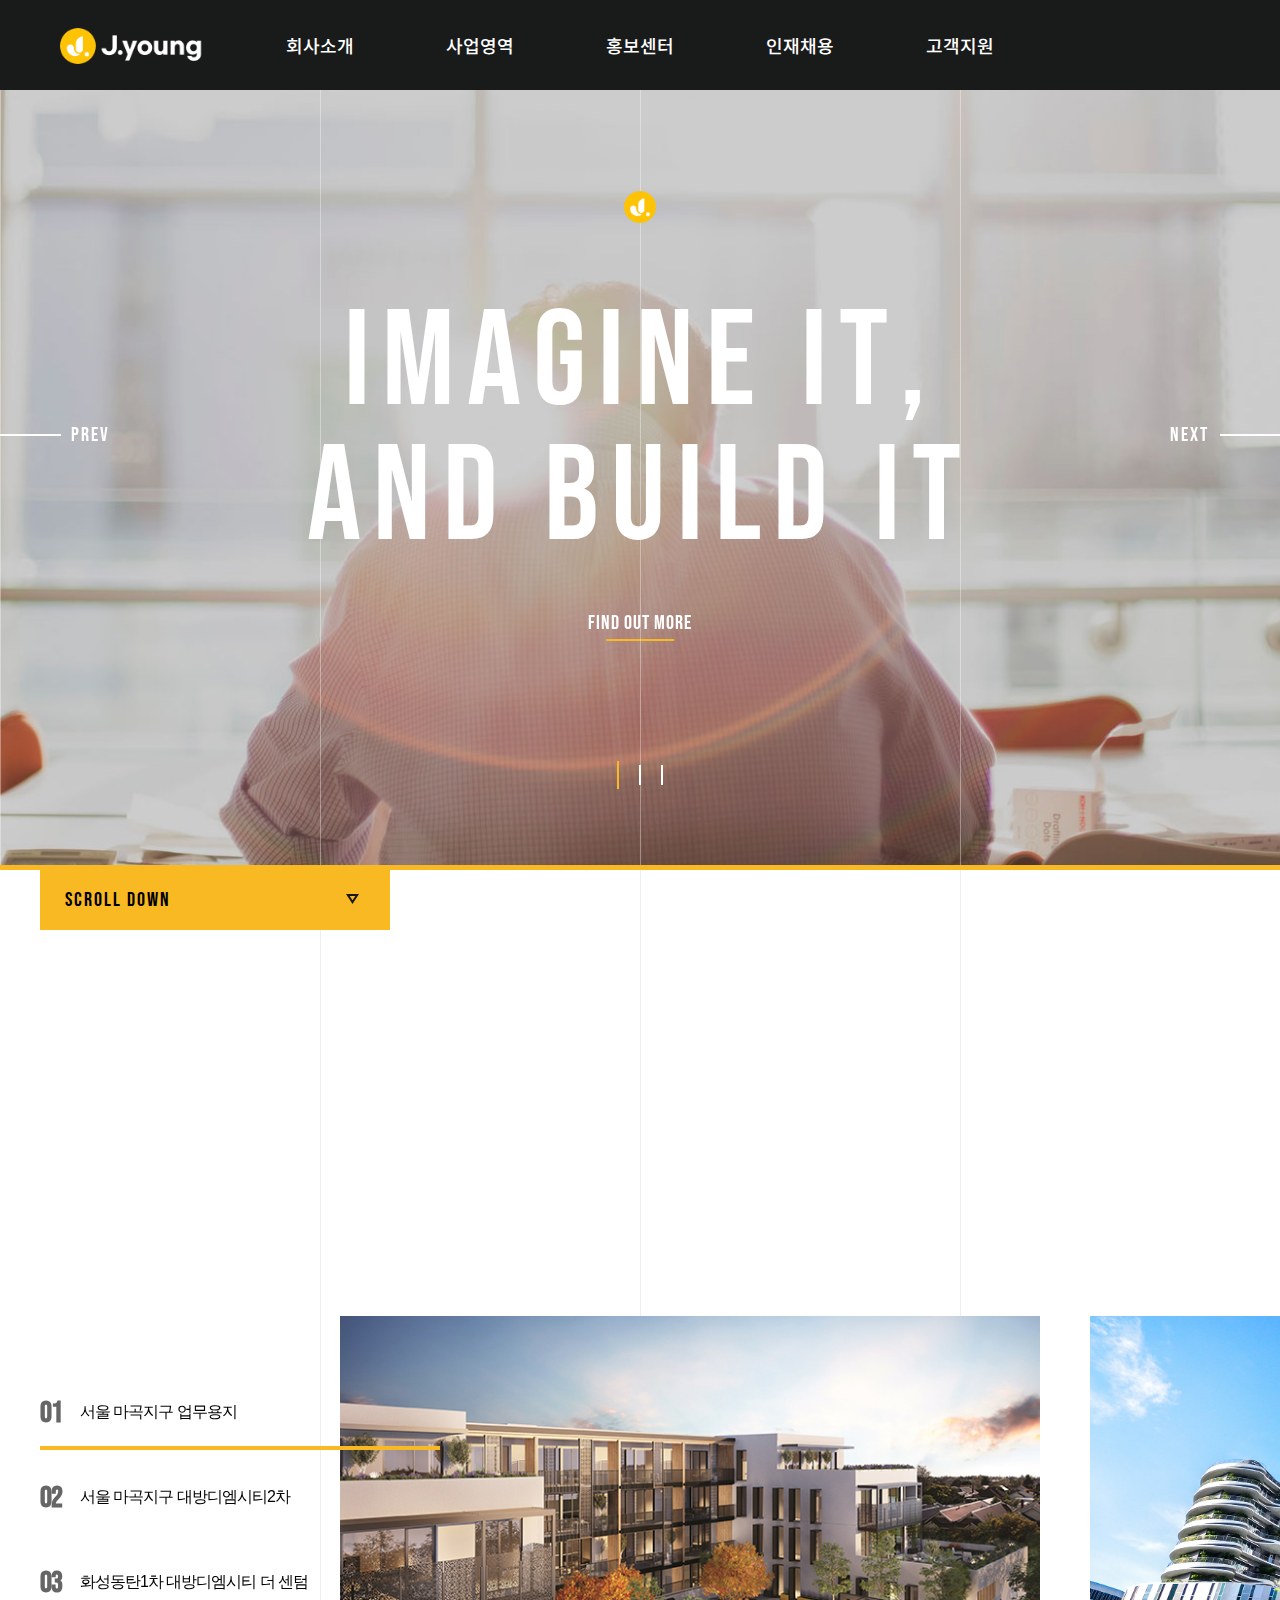
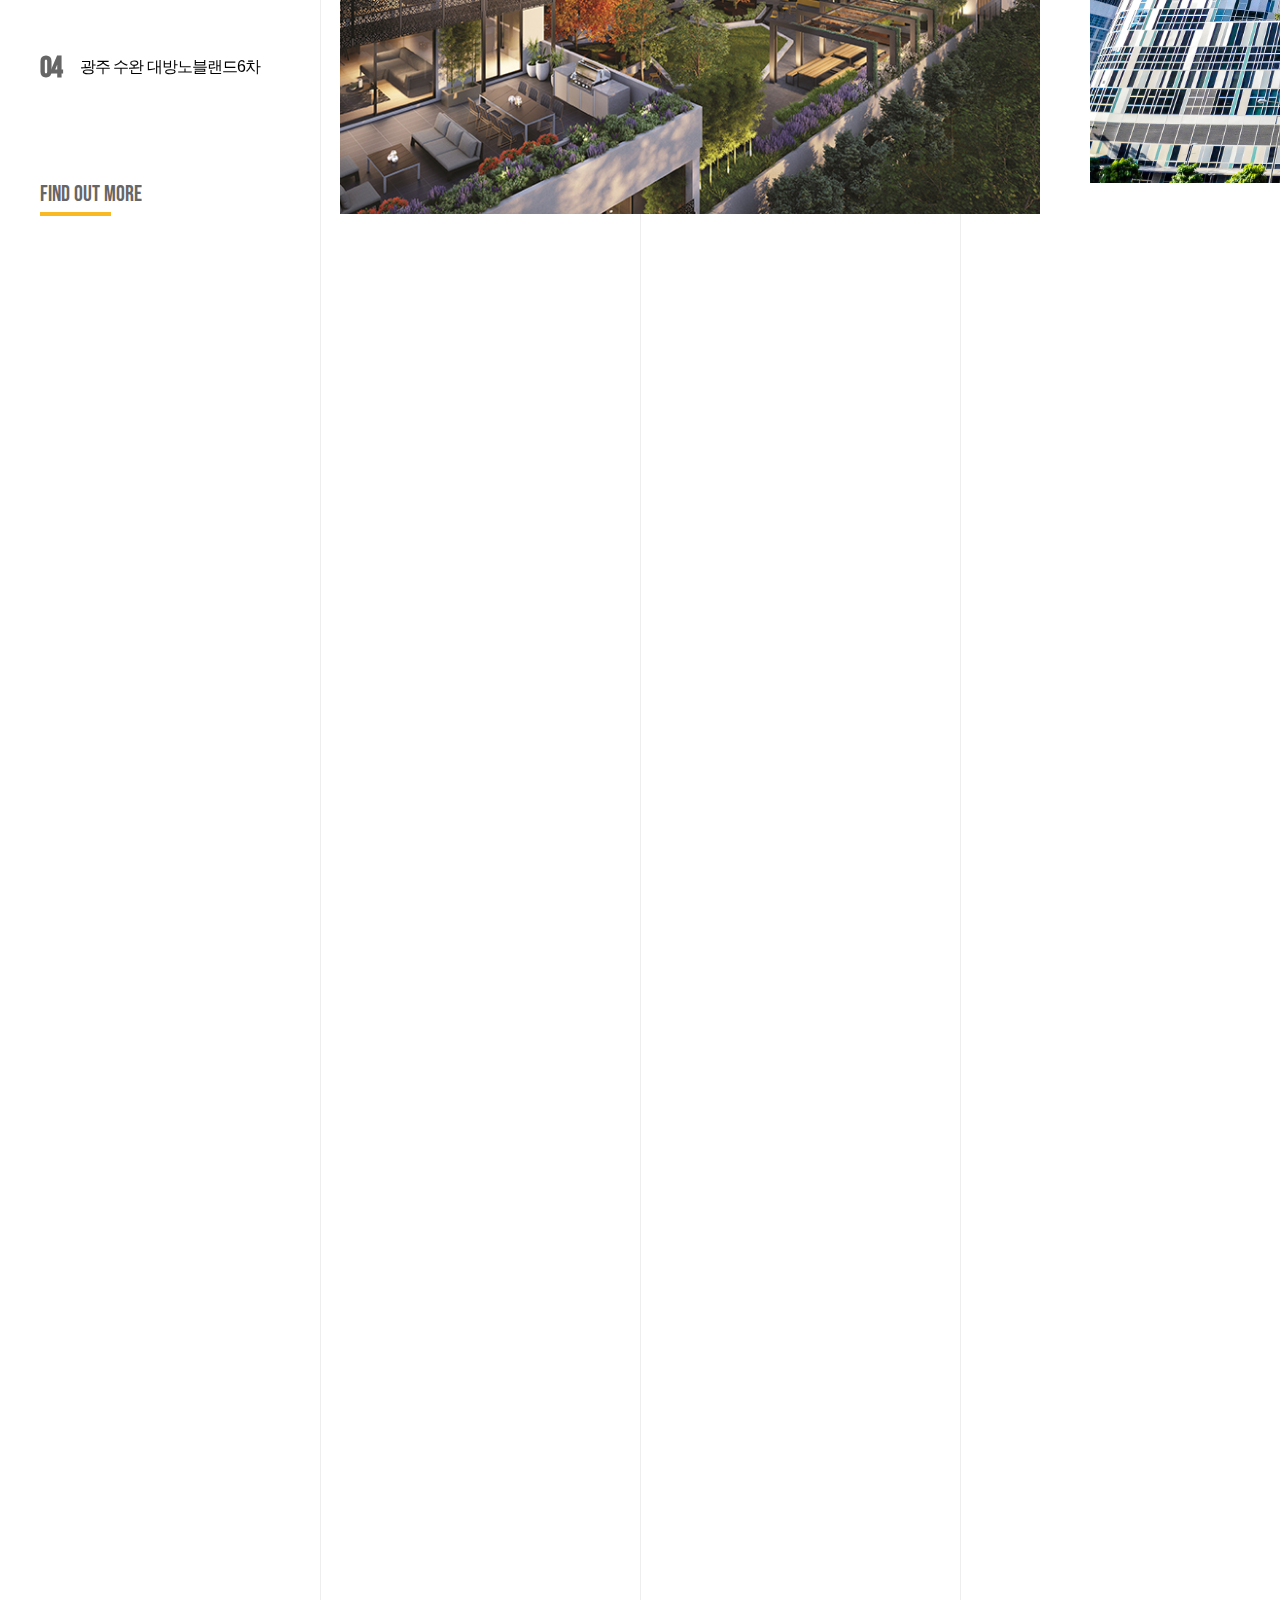
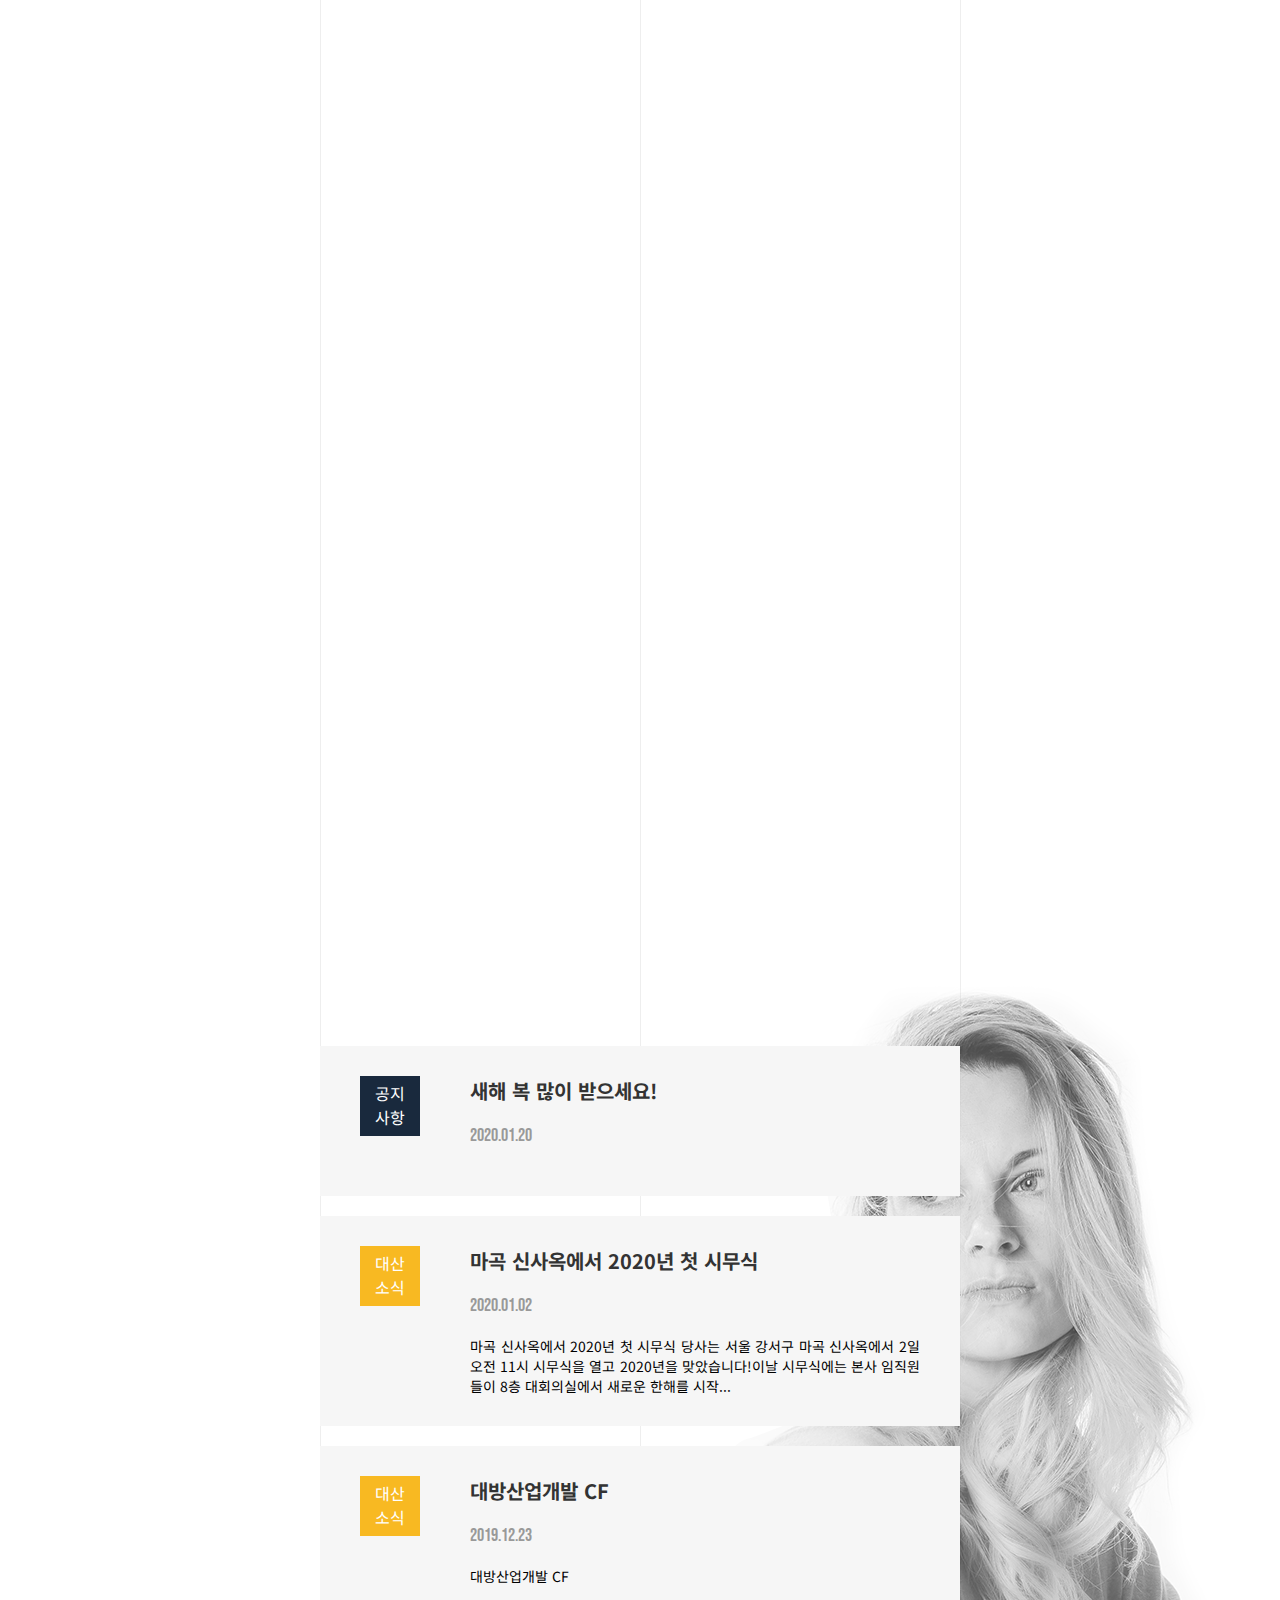
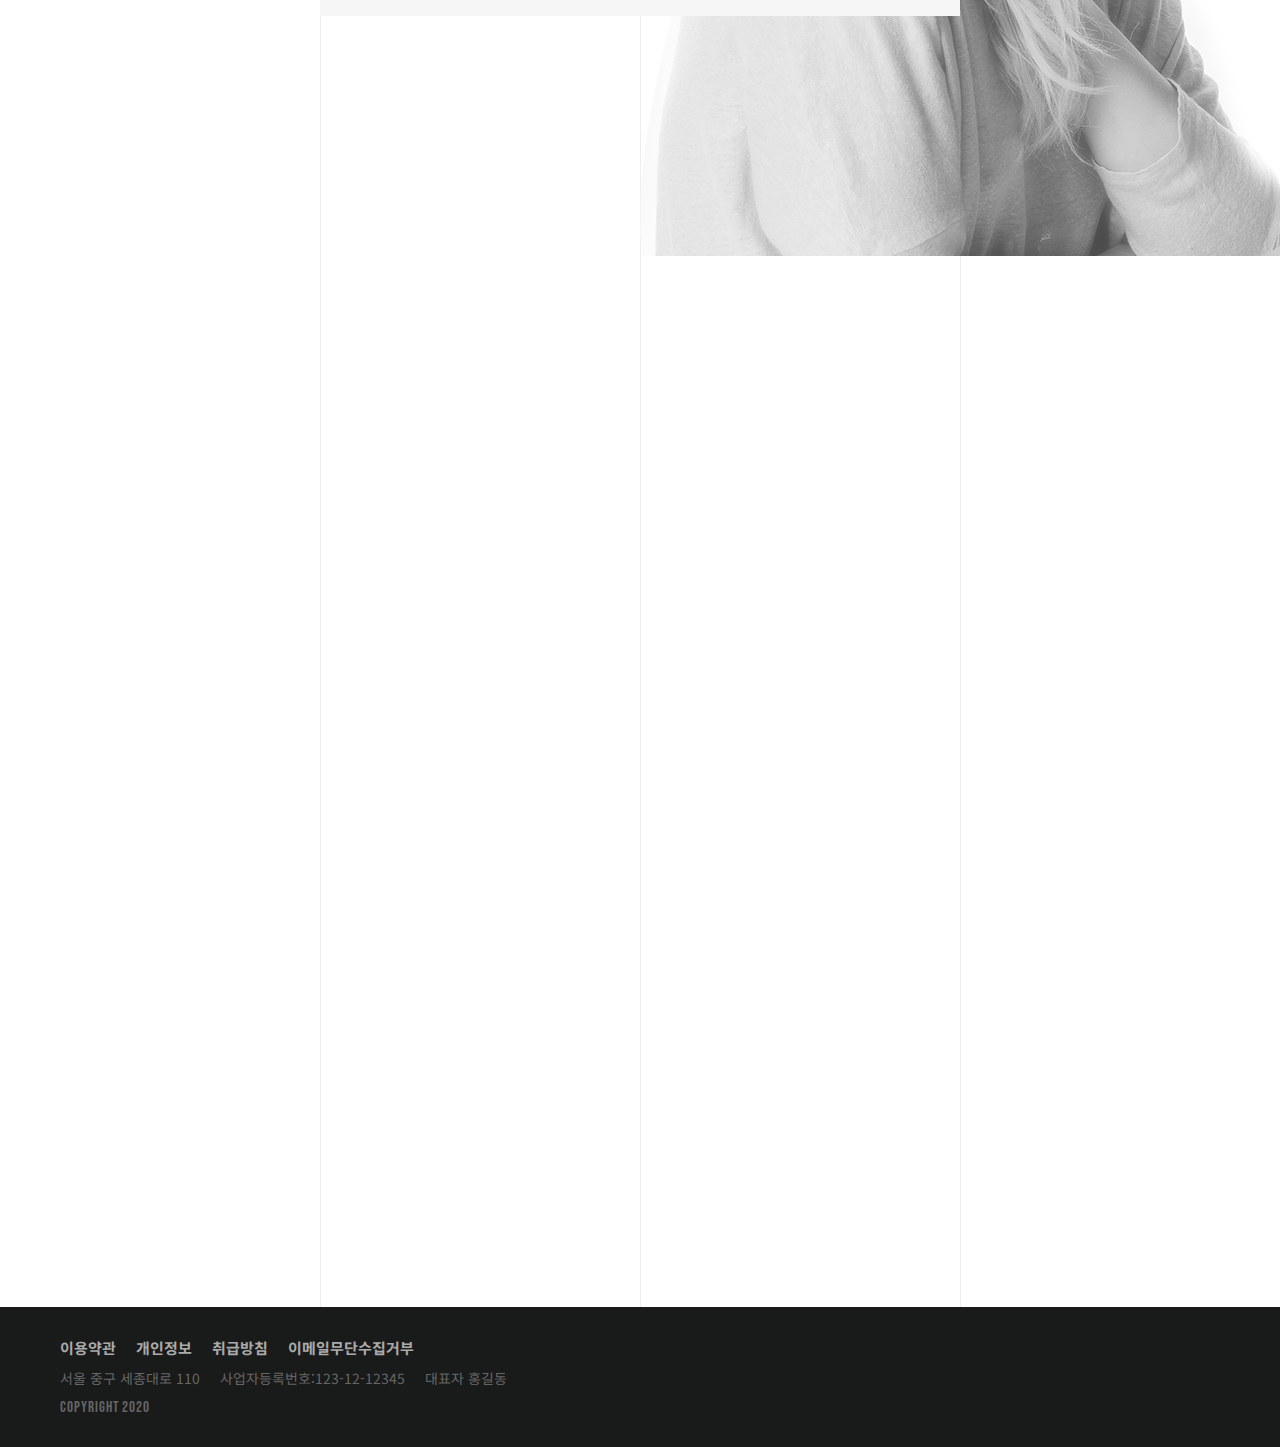
<file: clonecoding/daebang/index.html>
<!DOCTYPE html>
<html lang="ko">
<head>
    <meta charset="UTF-8">
    <title>대방</title>
    <link rel="stylesheet" href="css/main.css">
    <link rel="stylesheet" href="css/slick.css">
    <script src="js/jquery-3.3.1.min.js"></script>
    <script src="js/script.js"></script>
    <script src="js/splitting.min.js"></script>
    <script src="js/slick.min.js"></script>
    <script src="js/scrolla.jquery.min.js"></script>
    
</head>
<body>
   <div class="wrap">
   <!-- header-->
   <header>
       <div class="innerHeader">
           <h1 class="logo"><a href="index.html">
               <img src="img/logo.png" alt="로고">
               <img src="img/logo2.png" alt="로고2">
           </a></h1>
           <ul class="gnb">
               <li><a href="#">회사소개</a>
                   <ul class="inner">
                       <li><a href="#"><span>회사개요</span></a></li>
                       <li><a href="#"><span>CEO인사말</span></a></li>
                       <li><a href="#"><span>경영이념</span></a></li>
                       <li><a href="#"><span>연혁</span></a></li>
                   </ul>
               </li>
               <li><a href="#">사업영역</a>
                   <ul class="inner">
                       <li><a href="#"><span>분양 캘린더</span></a></li>
                       <li><a href="#"><span>수주 사업</span></a></li>
                       <li><a href="#"><span>개발 사업</span></a></li>
                       <li><a href="#"><span>기타 사업</span></a></li>
                   </ul>
               </li>
               <li><a href="#">홍보센터</a>
                   <ul class="inner">
                       <li><a href="#"><span>뉴스</span></a></li>
                       <li><a href="#"><span>언론</span></a></li>
                       <li><a href="#"><span>분양광고</span></a></li>
                   </ul>
               </li>
               <li><a href="#">인재채용</a>
                   <ul class="inner">
                       <li><a href="#"><span>인재상</span></a></li>
                       <li><a href="#"><span>인사제도</span></a></li>
                       <li><a href="#"><span>채용절차</span></a></li>
                       <li><a href="#"><span>공고 및 지원</span></a></li>
                   </ul>
               </li>
               <li><a href="#">고객지원</a>
                   <ul class="inner">
                       <li><a href="#"><span>고객지원안내</span></a></li>
                       <li><a href="#"><span>FAQ</span></a></li>
                   </ul>
               </li>        
           </ul>
       </div>
   </header>
<!--visual -->
  <section class="visual">
      <ul class="slide">
          <li>
              <img src="img/visual1.jpg" alt="">
              <div class="txt en">
                  <div data-splitting>IMAGINE IT,</div>
                  <div data-splitting>AND BUILD IT</div>
              </div>
              <a href="#" class="en">FIND OUT MORE</a>
              <span class="mask a"></span> <span class="mask b"></span> <span class="mask c"></span> <span class="mask d"></span>
          </li>
          <li>
              <img src="img/visual2.jpg" alt="">
              <div class="txt en">
                  <div data-splitting>IMAGINE IT,</div>
                  <div data-splitting>AND BUILD IT</div>
              </div>
              <a href="#" class="en">FIND OUT MORE</a>
              <span class="mask a"></span> <span class="mask b"></span> <span class="mask c"></span> <span class="mask d"></span>
          </li>
          <li>
              <img src="img/visual3.jpg" alt="">
              <div class="txt en">
                  <div data-splitting>IMAGINE IT,</div>
                  <div data-splitting>AND BUILD IT</div>
              </div>
              <a href="#" class="en">FIND OUT MORE</a>
              <span class="mask a"></span> <span class="mask b"></span> <span class="mask c"></span> <span class="mask d"></span>
          </li>
      </ul>
  </section>
<!--contents-->
  <section class="contents">
      <span class="line a"></span><span class="line b"></span><span class="line c"></span>              
      <div class="information">
          <div class="scrollBox" id="scrollPos">
            <a href="#" class="scroll en">SCROLL DOWN <span><img src="img/scrolldown.png" alt=""></span></a>
          </div>
          <div class="inner animate" data-animate = "motion" >
              <div class="title ">
                  <div data-splitting class="en">SALES</div>
                  <div data-splitting class="en">INFORMATION</div> 
                  <P>고객의 행복한 미래가 대방산업개발의 미래입니다.</P> 
              </div>
          </div>
          <div class="slideBox">
              <ul class="slide2">
                  <li><a href="#"><p class="img"><span><img src="img/slide1.jpg" alt=""></span></p></a></li>
                  <li><a href="#"><p class="img"><span><img src="img/slide2.jpg" alt=""></span></p></a></li>
                  <li><a href="#"><p class="img"><span><img src="img/slide3.jpg" alt=""></span></p></a></li>
                  <li><a href="#"><p class="img"><span><img src="img/slide4.jpg" alt=""></span></p></a></li>
              </ul>
              <a href="#" class="more en">FIND OUT MORE</a>
          </div> 
      </div>
      <div class="video animate" data-animate = "motion">
          <div class="inner">
              <div class="title  animate" data-animate = "motion">
                  <div data-splitting class="en">CREATE INFINITE VALUE</div>
                  <P>집에대한바른생각</P> 
              </div>
              <a href="#" class="more en">FIND OUT MORE</a>
              <div class="videoBox">
                  <iframe width="690" height="391" src="https://www.youtube.com/embed/xgO8wm-9fv0" frameborder="0" allow="accelerometer; autoplay; encrypted-media; gyroscope; picture-in-picture" allowfullscreen></iframe>
                  <p class="mask"><span><img src="img/video1.jpg" alt=""></span></p>
              </div>
          </div>
      </div>
      <div class="business">
          <div class="inner animate" data-animate = "motion">
              <div class="title">
                 <div data-splitting class="en">BUSINESS AREA</div>
                 <P>모든것을 누리는 프리미엄 생활, 대방에서<br>시작됩니다.</P>  
              </div>
              <a href="#" class="more en">FIND OUT MORE</a>
          </div>
          <ul class="list">
              <li class="animate" data-animate = "motion" ><a href="#">
                  <p class="img"><img src="img/business1.jpg" alt=""></p>
                  <div class="txt">
                      <h3 class="en">HOUSING /<br><span>SALES BUSINESS</span></h3>
                      <p>고품격 주거문화를 <br>창출하겠습니다</p>
                      <i class="icon"></i>
                  </div>
              </a></li>
              <li class="animate" data-animate = "motion"><a href="#">
                  <p class="img"><img src="img/business2.jpg" alt=""></p>
                  <div class="txt">
                      <h3 class="en">ORDER INTAKE<br><span>BUSINESS</span></h3>
                      <p>시대에 맞튼 건축혁명을  <br>이끌어 갑니다.</p>
                      <i class="icon"></i>
                  </div>
              </a></li>
              <li class="animate" data-animate = "motion"><a href="#">
                  <p class="img"><img src="img/business3.jpg" alt=""></p>
                  <div class="txt">
                      <h3 class="en">DEVELOPMENT<br><span> BUSINESS</span></h3>
                      <p>미래를 개발한다는 <br>사명감으로 임합니다.</p>
                      <i class="icon"></i>
                  </div>
              </a></li>
          </ul>
      </div>
      <div class="news">
          <div class="inner animate" data-animate = "motion">
              <div class="title">
                   <div data-splitting class="en">NEWS</div> 
              </div>
              <a href="#" class="more en">FIND OUT MORE</a>
          </div>
          <p class="symbol animate" data-animate = "motion"><img src="img/news2.png" alt=""></p>
          <ul class="newsList">
              <li><a href="#">
                  <span class="category">공지 <br>사항</span>
                  <span class="subject">새해 복 많이 받으세요!</span>
                  <span class="date en">2020.01.20</span>
                  <span class="desc"></span>
              </a></li>
              <li><a href="#">
                  <span class="category">대산 <br>소식</span>
                  <span class="subject">마곡 신사옥에서 2020년 첫 시무식</span>
                  <span class="date en">2020.01.02</span>
                  <span class="desc">마곡 신사옥에서 2020년 첫 시무식 
						당사는 서울 강서구 마곡 신사옥에서 2일 오전 11시 시무식을 열고 2020년을 맞았습니다!이날 시무식에는 본사 임직원들이 8층 대회의실에서 새로운 한해를 시작...</span>
              </a></li>
              <li><a href="#">
                  <span class="category">대산 <br>소식</span>
                  <span class="subject">대방산업개발 CF</span>
                  <span class="date en">2019.12.23</span>
                  <span class="desc">대방산업개발 CF</span>
              </a></li>
          </ul>
      </div>
      <div class="career  animate" data-animate = "motion">
          <div class="inner animate" data-animate = "motion">
              <div class="title">
                  <div data-splitting class="en">CAREER</div>
                 <P>열정과 실천의지를 가지고 있는<br>인재를 기다립니다.</P> 
              </div>
              <a href="#" class="more en">FIND OUT MORE</a>
          </div>   
     </div>
     <div class="customers animate" data-animate = "motion">
         <div class="inner animate" data-animate = "motion">
             <div class="left"> 
                <div class="title">
                  <div data-splitting class="en">CUSTOMERS</div>
                 <P>기대를 넘어선 품격을 경험해 보세요.</P> 
              </div> 
              <a href="#" class="more en">FIND OUT MORE</a>
             </div>
             <ul class="right">
                 <li><a href="#"><img src="img/icon1.png" alt="FAQ"></a></li>
                 <li><a href="#"><img src="img/icon2.png" alt="마감재"></a></li>
                 <li><a href="#"><img src="img/icon3.png" alt="관심단지등록"></a></li>
                 <li><a href="#"><img src="img/icon4.png" alt="1:1문의"></a></li>
             </ul>
         </div>
     </div>
  </section>
  <!-- footer -->
        <footer>
        	<ul>
        		<li>이용약관</li>
        		<li>개인정보</li>
        		<li>취급방침</li>
        		<li>이메일무단수집거부</li>
        	</ul>
        	<ul>
        		<li>서울 중구 세종대로 110</li>
        		<li>사업자등록번호:123-12-12345</li>
        		<li>대표자 홍길동</li>
        	</ul>
        	<p>COPYRIGHT 2020</p>
        </footer>
   </div> 
</body>
</html>
</file>
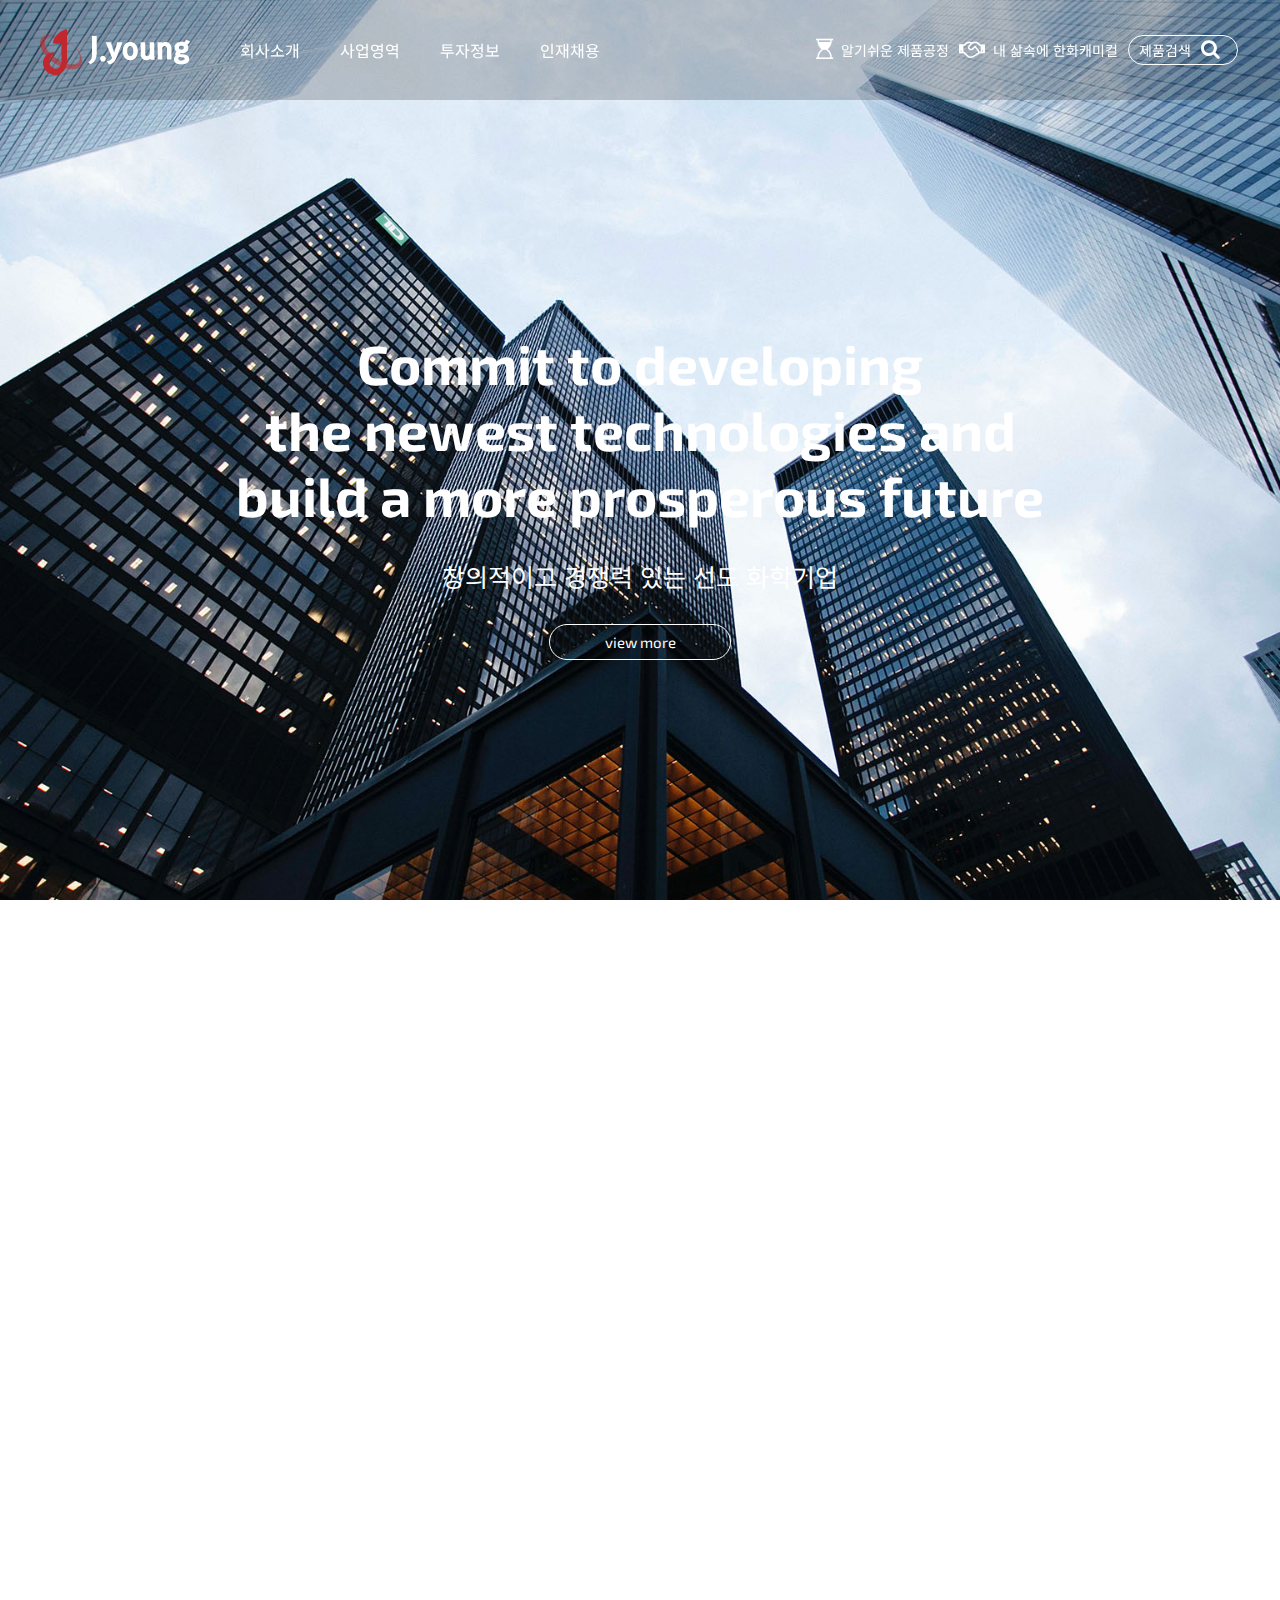
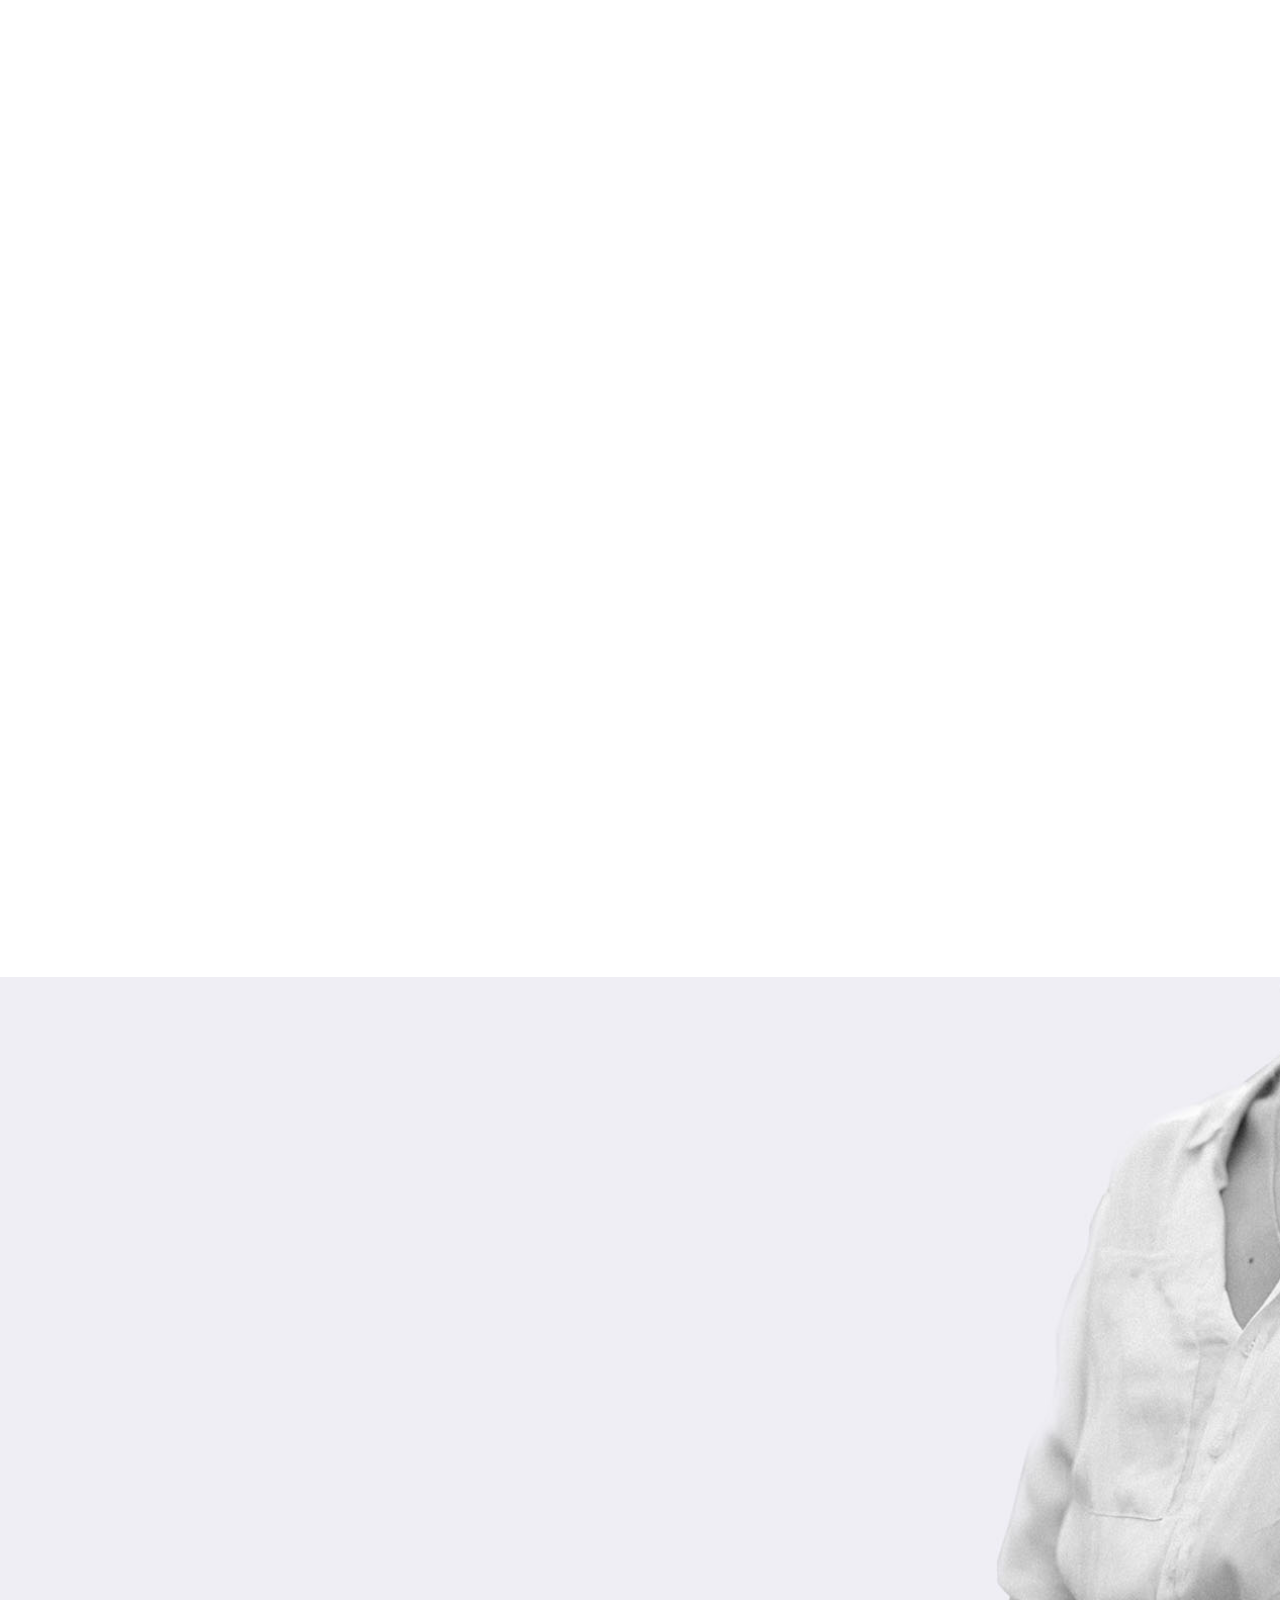
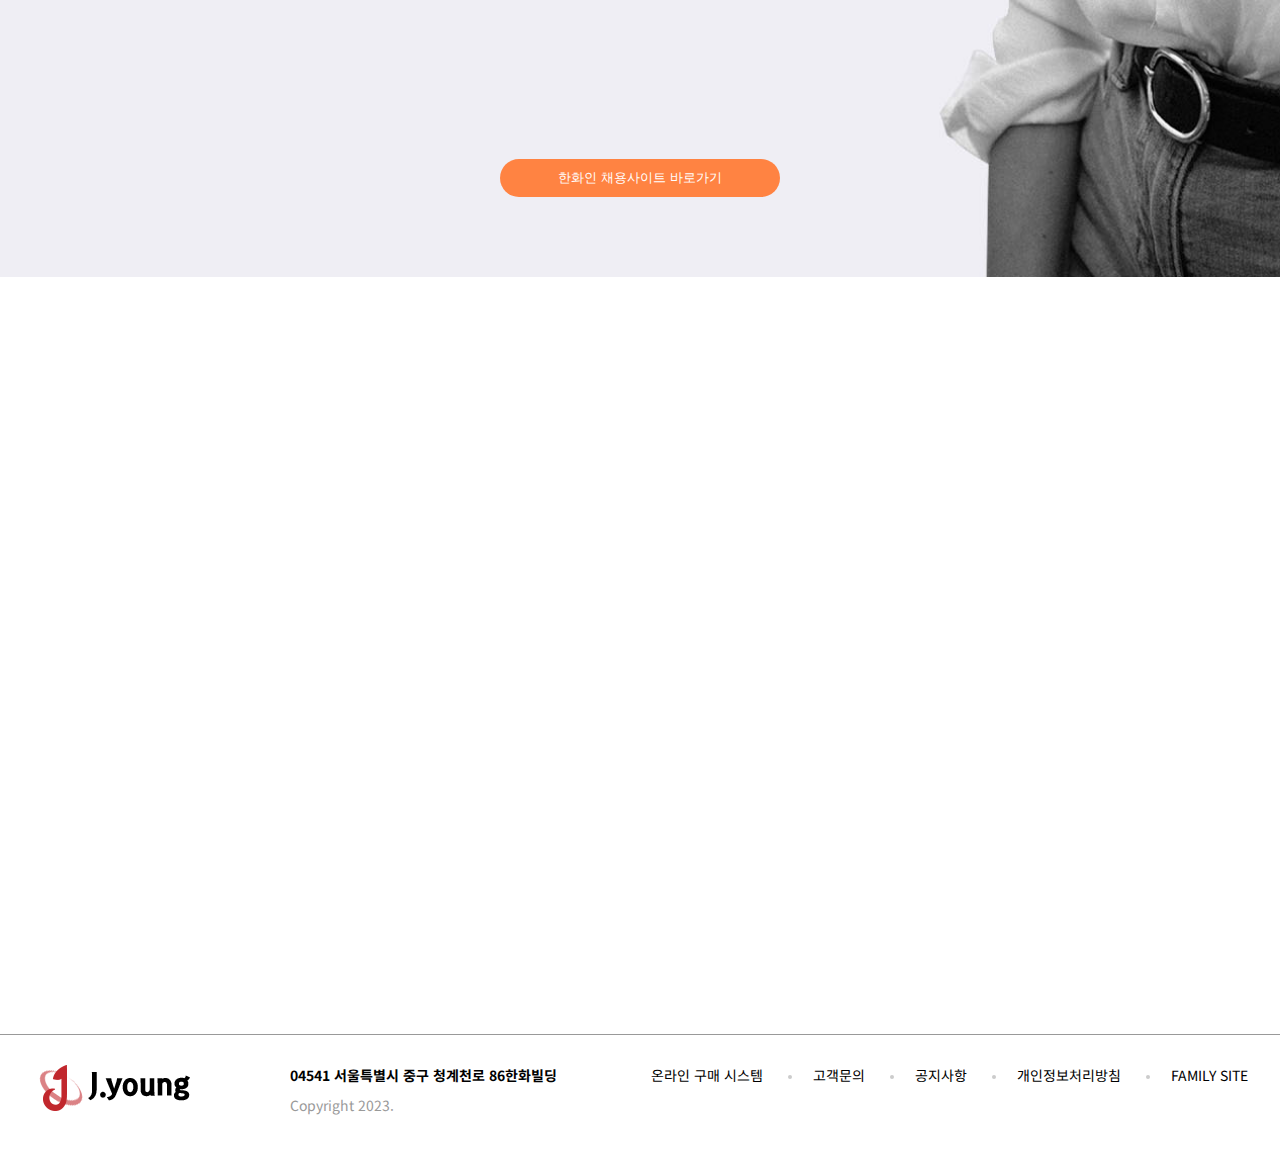
<file: clonecoding/hanwha/index.html>
<!DOCTYPE html>
<html lang="ko">
<head>
    <meta charset="UTF-8">
    <meta http-equiv="X-UA-Compatible" content="IE=edge">
    <meta name="viewport" content="width=device-width, initial-scale=1.0">
    <title>한화캐미컬 </title>
    <link rel="stylesheet" href="css/style.css">
    <link rel="stylesheet" href="css/font-awesome.min.css">

    <!-- script -->
     <script src="js/jquery-3.3.1.min.js"></script>
    <script src="js/script.js"></script>
    <script src="js/scrolla.jquery.min.js"></script>
    <script src="js/splitting.min.js"></script> 
</head>
<body>
   <div class="wrap">
    <header>
        <div class="innerHeader">
            <h1 class="logo"><a href="index.html"><img src="img/logo.png" alt=""></a></h1>
            <nav>
                <ul class="gnb">
                    <li><a href="#">회사소개</a></li>
                    <li><a href="#">사업영역</a></li>
                    <li><a href="#">투자정보</a></li>
                    <li><a href="#">인재채용</a></li>
                </ul>
                <ul class="tnb">
                    <li><a href="#"><i class="fa fa-hourglass-start" aria-hidden="true"></i>알기쉬운 제품공정</a></li>
                    <li><a href="#"><i class="fa fa-handshake-o" aria-hidden="true"></i>내 삶속에 한화캐미컬</a></li>
                    <li><a href="#">제품검색<i class="fa fa-search" aria-hidden="true"></i></a></li>
                </ul>
                <a href="#" class="gnbMo"><i class="fa fa-bars" aria-hidden="true"></i></a>
            </nav>
        </div>
    </header>
    <!-- section.visual -->
    <section class="visual">
        <div class="mainTitle animate" data-animate="motion">
            <h2 class="en">
                <div data-splitting> Commit to developing</div>
                <div data-splitting> the newest technologies and</div>
                <div data-splitting> build a more prosperous future</div>            
            </h2>
            <p  class="animate" data-animate="motion">창의적이고 경쟁력 있는 선도 화학기업</p>
            <a href="#" class="view en animate" data-animate="motion" >view more</a>
        </div>
    </section>

    <!-- section.about -->
    <section class="about">
        <div class="inner">
            <div class="title animate" data-animate="motion">
                <h2 class="en">
                     <div data-splitting >ABOUT Hanwha Chemical <span class="color">.</span></div></h2>
                     <p>대한민국 대표 석유화학 기업, <br class="mo">한화케미칼을 소개합니다.</p>
            </div>
            <ul class="animate" data-animate="motion">
                <li>
                    <a href="#">
                        <p class="img"><img src="img/about_1.jpg" alt="회사소개"></p>
                        <div class="text">
                            <h3>회사소개</h3>
                            <p>삶의 가치를 높이는 기술기업, 한화캐미컬</p>
                            <p class="more">more</p>
                        </div>
                    </a>
                </li>
                <li>
                    <a href="#">
                        <p class="img"><img src="img/about_2.jpg" alt="회사소개"></p>
                        <div class="text">
                            <h3>중앙연구소</h3>
                            <p>설립이래 한결 같은 자세로 기술 개발에<br class="mo">
                                  전념해 오고 있습니다.
                            </p>
                            <p class="more">more</p>
                        </div>
                    </a>
                </li>
                <li>
                    <a href="#">
                        <p class="img"><img src="img/about_3.jpg" alt="회사소개"></p>
                        <div class="text">
                            <h3>투자정보</h3>
                            <p>한화케미컬 주요 경영사항을 제공합니다.</p>
                            <p class="more">more</p>
                        </div>
                    </a>
                </li>
            </ul>
        </div>
    </section>
    <!-- section.innovations -->
    <section class="innovations">
        <div class="inner">
            <div class="title animate" data-animate="motion">
                <h2 class="en"> <div data-splitting>OUR PRODUCT innovations <span class="color">.</span></div></h2>
                <p>끊임없는 기술 혁신으로 미래 성장 동력을 <br class="mo">지속 발굴합니다.</p>
            </div>
            <div class="imgBox animate" data-animate="motion">
                <div class="innerBox" >
                    <h3 class="en">01 <span>.</span> chlorinated polyfinylchloride</h3>
                    <div class="bottom">
                        <p>한화케미칼은 국내에서 처음으로 자체 기술로 CPVC를 생산하는데 성공하고 2017년 울산 2공장에 연산 3만톤 규모의  <br class="mo"> 공장을 건설해 생산 중입니다.</p>
                        <a href="#">제품상세보기</a>
                    </div>
                </div>
            </div>
        </div>
    </section>
    <!-- section.me -->
    <section class="me">
        <div class="inner">
            <div class="title animate" data-animate="motion">
                <h2 class="en"><div data-splitting>CHALLENGE ME <span class="color">.</span></div></h2>
                <p>한화와 함께 꿈을 키워 갈 인재를 기다립니다.</p>
            </div>
            <ul class="list animate" data-animate="motion">
                <li>
                        <h3> <i class="fa fa-briefcase" aria-hidden="true"></i> 직무특성</h3>
                         <p>한국 케미칼 산업의 역사를 이끌어 온 한화케미칼이 미래를 선도하는 글로벌 케미칼리더로 함께 성장해
                        나갈 인재를 모집합니다. <br>
                        글로벌 시장 진출 및 사업다각화가 본격화됨에 따라 체계적 · 전문적인 인재 육성의 중요성을 인식하고,
                        그에 걸맞은 다양한 교육프로그램과 인사제도를 폭넓게 실시하고 있습니다.</p>
                        <a href="#" class="more">more<i class="fa fa-chevron-right" aria-hidden="true"></i></a>
                </li>
                <li>
                    <h3><i class="fa fa-user-circle-o" aria-hidden="true"></i>인재상</h3>
                    <p>한화는 신용과 의리에 기반하여 '도전,헌신, 정도'를 3대 핵심가치로 삼는 인재상을 추구하고 있습니다.</p>
                    <ul class="in">
                        <li>
                            <em>Challenge</em>
                            <p>기존의 특에 안주하지 않고 변화와 혁신을 통해 최고를 추구하는 도전적인 한화인</p>
                        </li>
                        <li>
                            <em>Dedication</em>
                            <p>회사, 고객, 동료와의 인연을 소중히 여기고 큰 목표를 위해 혼신의 힘을 다하는 헌신적인 한화인</p>
                        </li>
                        <li>
                            <em>Intergrity</em>
                            <p>자긍심을 바탕으로 원칙에 따라 바르고 공정하게 행동하는 정도의 한화인</p>
                        </li>
                    </ul>
                    <a href="#" class="more">more<i class="fa fa-chevron-right" aria-hidden="true"></i></a>
                </li>
            </ul>
            <button>한화인 채용사이트 바로가기</button>
        </div>
    </section>
    <section class="sns">
        <div class="inner">
            <div class="title animate" data-animate="motion">
                <h2 class="en"> <div data-splitting>SNS CHANNEL <span class="color">.</span></div></h2>
                <p class="en">SNS를 통해 한화케미칼의 다양한 <br class="mo">모습을 만나보세요.</p>
            </div>
            <ul class="animate" data-animate="motion">
                <li>
                    <a href="#">
                        <p class="img"><img src="img/blog_1.png" alt=""></p>
                        <div class="bottom">
                            <p class="color">화학캐스트</p>
                            <p>자동차 색을 입히는 기술, 아크릴 수지 도료</p>
                            <p class="time">2020.03.10 <span>08:00</span></p>
                        </div>
                    </a>
                </li>
                <li>
                    <a href="#">
                        <p class="img"><img src="img/blog_3.png" alt=""></p>
                        <div class="bottom">
                            <p class="color">뉴스</p>
                            <p>한화케미칼 중앙연구소, 친환경 지원사업 업무협약식</p>
                            <p class="time">2020.03.10 <span>08:00</span></p>
                        </div>
                    </a>
                </li>
                <li>
                    <a href="#">
                        <p class="img"><img src="img/blog_2.jpg" alt=""></p>
                        <div class="bottom">
                            <p class="color">동호회</p>
                            <p>한화케미칼 중앙연구소, '청소년의 꿈'을 응원합니다.</p>
                            <p class="time">2020.03.10 <span>08:00</span></p>
                        </div>
                    </a>
                </li>
            </ul>
        </div>
    </section>
    <footer>
      <div class="inner">
        <h2 class="ftLogo"><img src="img/logo2.png" alt=""></h2>
        <ul class="address">
            <li>04541 서울특별시 중구 청계천로 86한화빌딩</li>
            <li>Copyright 2023.</li>
        </ul>
        <ul class="list">
            <li><a href="#">온라인 구매 시스템</a></li>
            <li><a href="#">고객문의</a></li>
            <li><a href="#">공지사항</a></li>
            <li><a href="#">개인정보처리방침</a></li>
            <li><a href="#">FAMILY SITE</a></li>
        </ul>
      </div>
    </footer>
   </div>
</body>
</html>
</file>
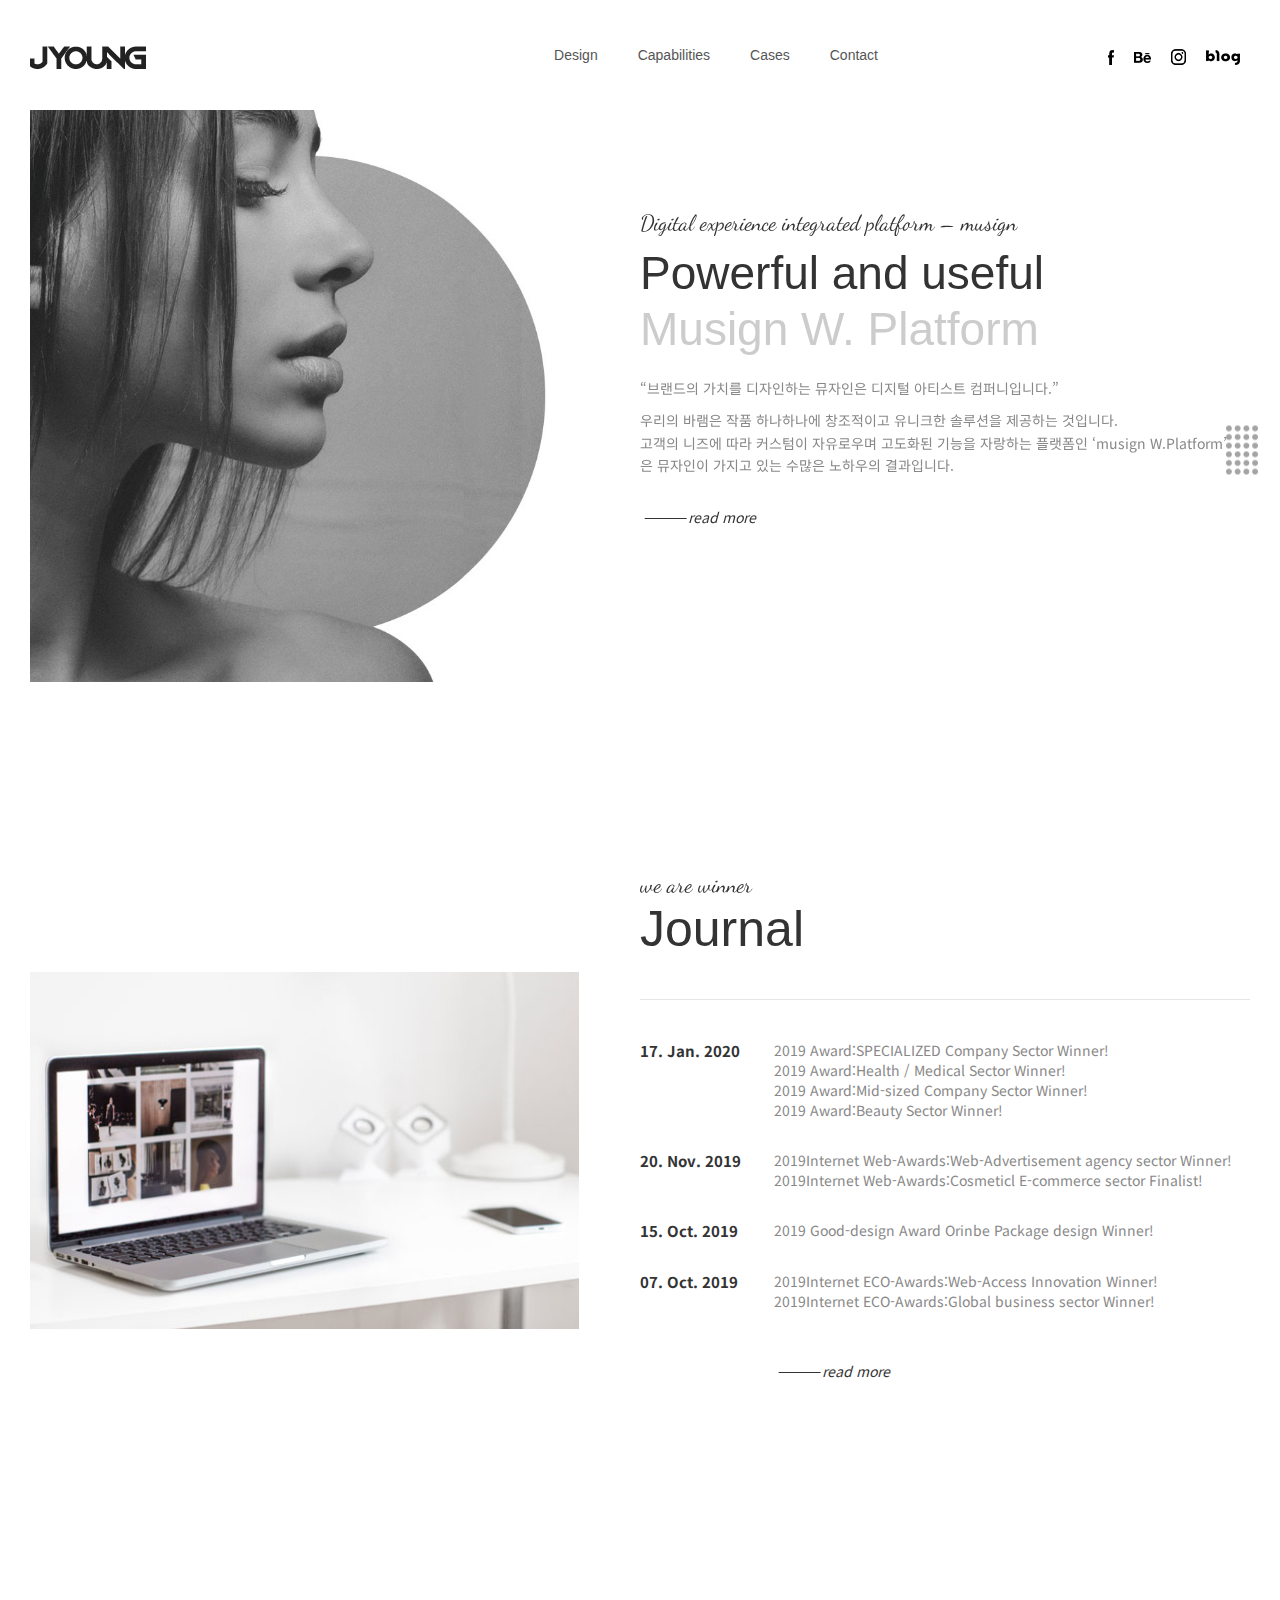
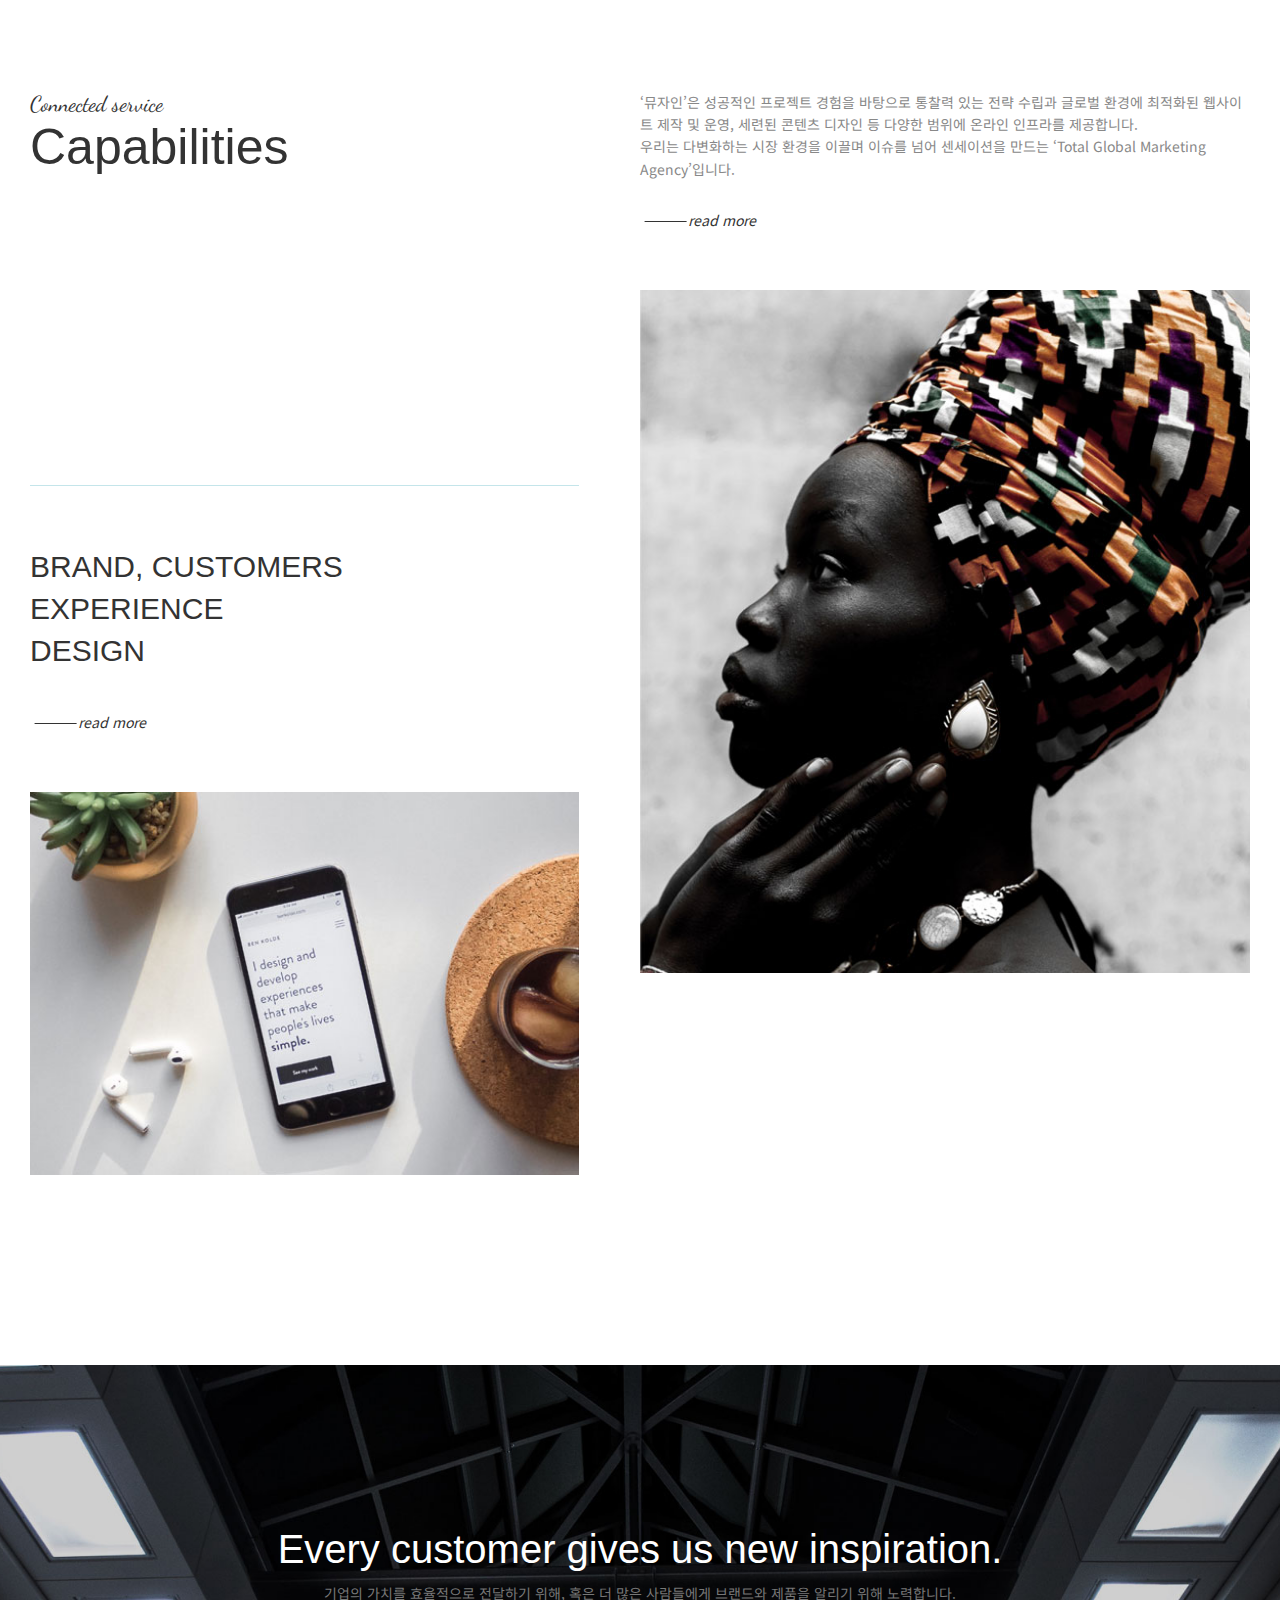
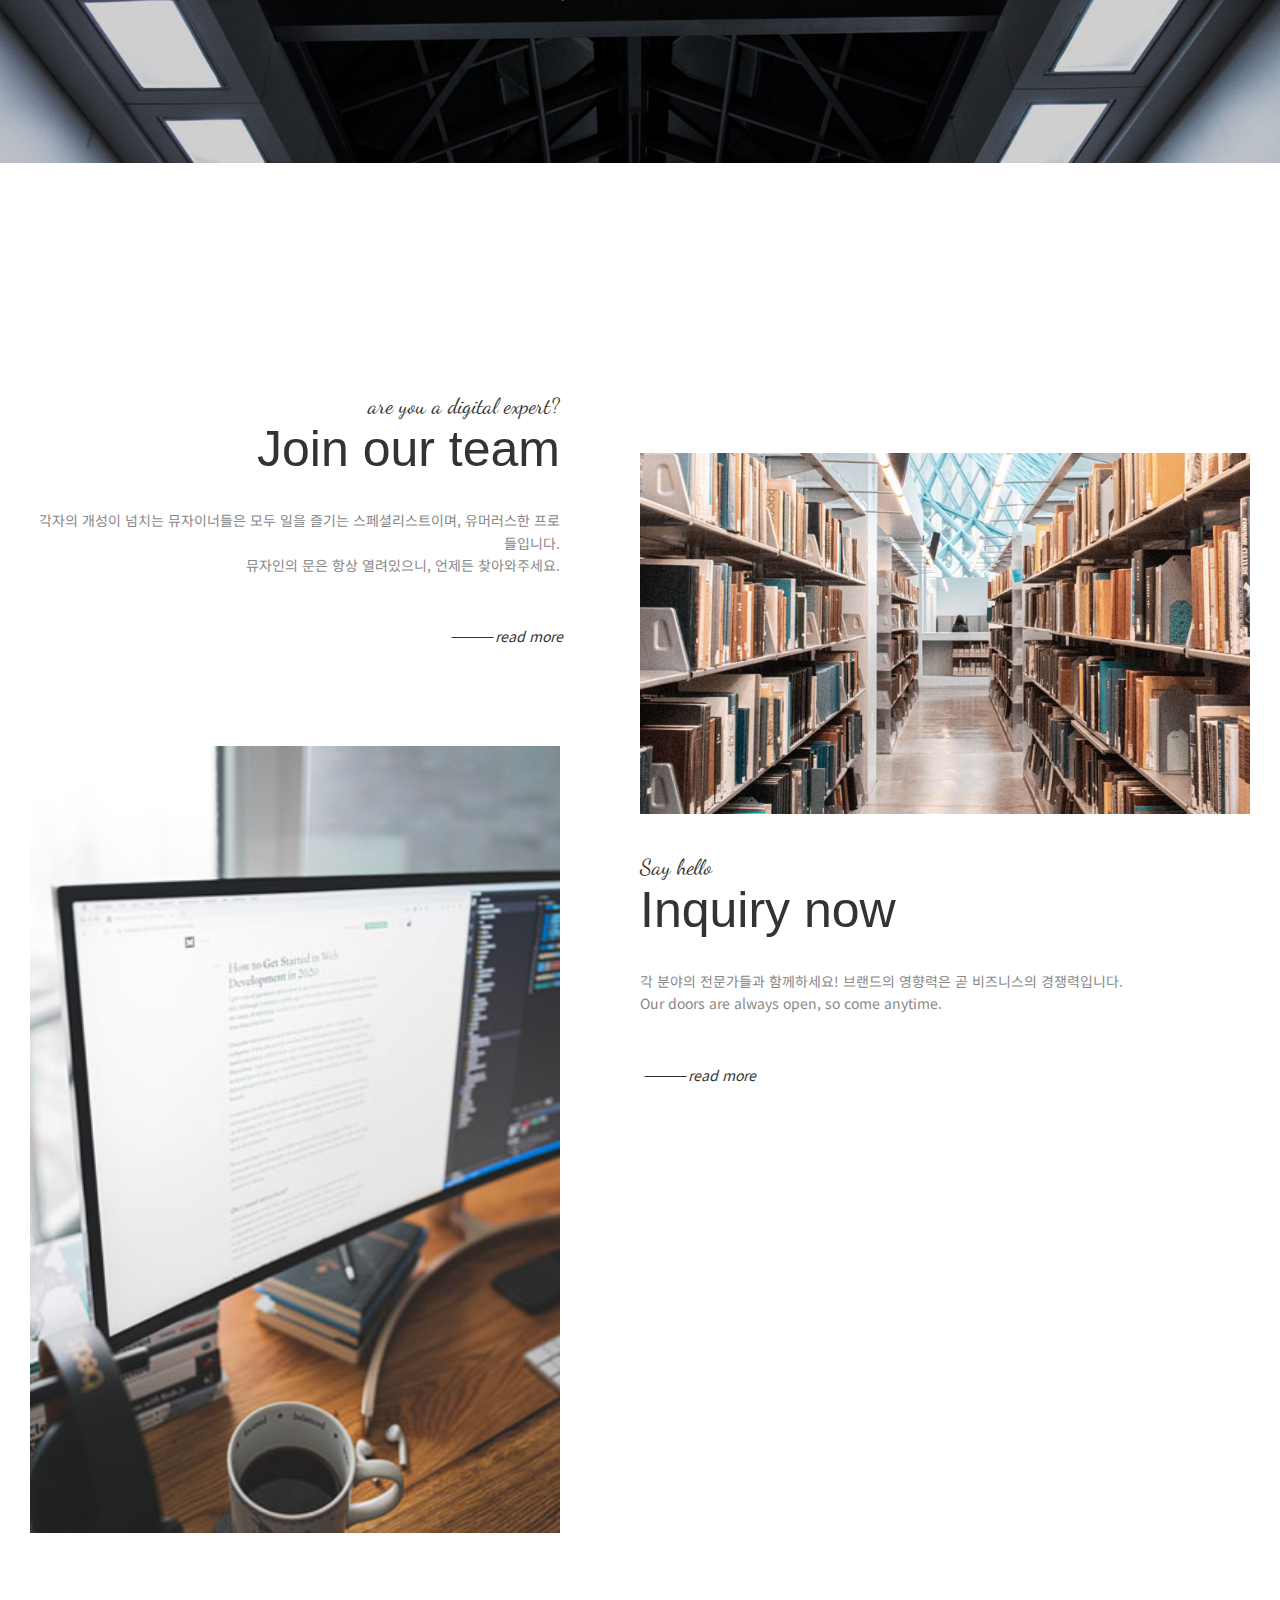
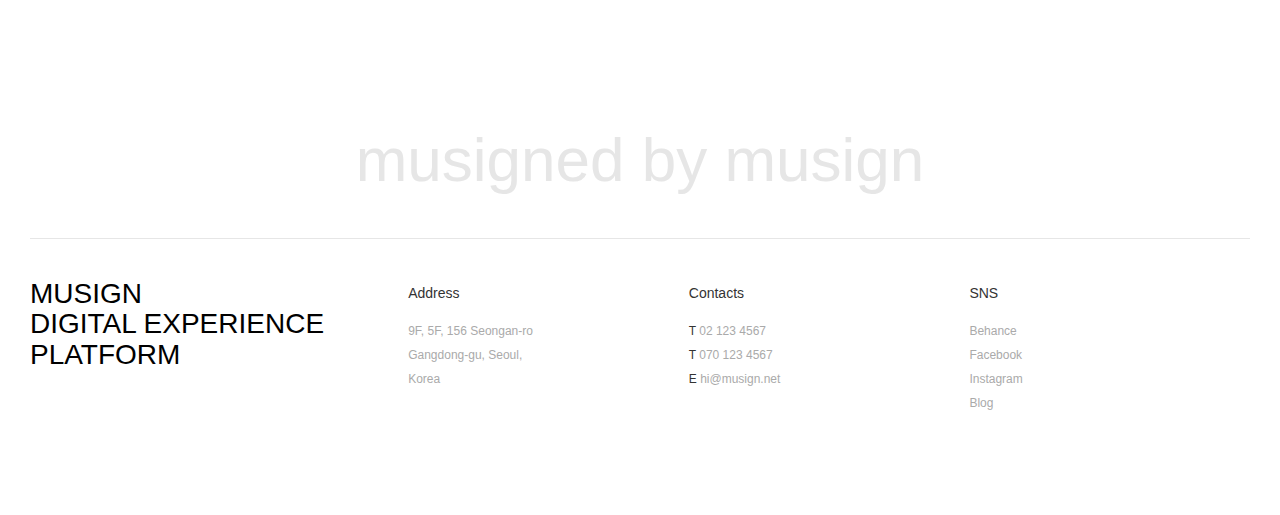
<file: clonecoding/musign/index.html>
<!DOCTYPE html>
<html lang="ko">

<head>
    <meta charset="UTF-8">
    <meta name="viewport" content="width=device-width,initial-scale=1.0,minimum-scale=0,maximum-scale=1.0">
    <title>뮤자인</title>
    <!--css-->
    <link href="css/main.css" rel="stylesheet" type="text/css">
    <link href="css/font.css" rel="stylesheet" type="text/css">
    <!--script-->
    <script src="js/jquery-3.3.1.min.js"></script>
    <script src="js/circle-progress.js"></script>
    <script src="js/scrolla.jquery.min.js"></script> <!-- 추가로 걸어주기 -->
    <script src="js/script_main.js"></script>
</head>

<body>
    <div class="wrap">
        <!-- menuOpen -->
        <div class="menuOpen">
            <button class="open"><img src="img/open-icon.png" alt="메뉴열기"></button>
            <div class="menuWrap">
                <a href="#" class="close"><img src="img/close.png" alt=""></a>
                <a href="#" class="close en">close</a>
                <ul class="tit en animate" data-animate="motion">
                    <li><a href="#"><span><b>Design</b></span></a></li>
                    <li><a href="#"><span><b>Capabilities</b></span></a></li>
                    <li><a href="#"><span><b>Cases</b></span></a></li>
                    <li><a href="#"><span><b>Contact</b></span></a></li>
                </ul>
            </div>
        </div>
        <!-- header -->
        <header>
            <div class="innerHeader">
                <h1 class="logo"><a href="index.html"><img src="img/logo.png" alt="로고"></a></h1>
                <nav class="mainMenu">
                    <span class="bar"></span> <!-- 호버시 이동하는 밑줄 -->
                    <ul class="gnb en">
                        <li><a href="#">Design</a></li>
                        <li><a href="#">Capabilities</a></li>
                        <li><a href="#">Cases</a></li>
                        <li><a href="#">Contact</a></li>
                    </ul>
                    <ul class="sns">
                        <li><a href="#"><img src="img/sns-icon01.png" alt=""></a></li>
                        <li><a href="#"><img src="img/sns-icon02.png" alt=""></a></li>
                        <li><a href="#"><img src="img/sns-icon03.png" alt=""></a></li>
                        <li><a href="#"><img src="img/sns-icon04.png" alt=""></a></li>
                    </ul>
                </nav>
            </div>
        </header>
        <!-- contents -->
        <section class="visual"> <!-- 스크롤시 .motion클래스 붙여줌 -->
            <div class="mainImg"><p class="img animate" data-animate="motion"><img src="img/mainVisual.jpg" alt=""></p></div>
            <div class="mainTxt">
                <h2 class="tit en animate" data-animate="motion">
                    <!-- 타이틀 공통 클래스 -->
                    <!-- span,b : 줄바꿈과 텍스트애니를 위해 감싸줌 -->
                    <span class="en_s"><b>Digital experience integrated platform – musign</b></span>
                    <span><b>Powerful and useful</b></span>
                    <span class="gray"><b>Musign W. Platform</b></span>
                </h2>
                <div class="txt animate" data-animate="motion">
                    <!-- 텍스트 공통 클래스 -->
                    <p><b>“브랜드의 가치를 디자인하는 뮤자인은 디지털 아티스트 컴퍼니입니다.”</b></p>
                    <p><b>우리의 바램은 작품 하나하나에 창조적이고 유니크한 솔루션을 제공하는 것입니다.<br>
                        고객의 니즈에 따라 커스텀이 자유로우며 고도화된 기능을 자랑하는 플랫폼인 ‘musign W.Platform’<br>
                        은 뮤자인이 가지고 있는 수많은 노하우의 결과입니다.</b></p>
                    <p><b><a class="moreBtn" href="#">read more</a></b></p> <!-- 더보기버튼 공통 클래스 -->
                </div>
            </div>
        </section>
        <section class="Journal">
            <p class="scroll">scroll</p>
            <div class="circleBox" data-animate="false">
                <div class="circle"></div>
            </div>
            <div class="inner">
                <div class="box"> <!-- .box 클래스로 플로트 시켜줌 -->
                    <p class="img animate" data-animate="motion"><img src="img/img_01.jpg" alt=""></p>
                </div>
                <div class="box">
                    <h2 class="tit en animate" data-animate="motion">
                        <span class="en_s"><b>we are winner</b></span>
                        <span><b>Journal</b></span>
                    </h2>
                    <ul>
                        <li>
                            <h3>17. Jan. 2020</h3>
                            <p>2019 Award:SPECIALIZED Company Sector Winner!<br>
                               2019 Award:Health / Medical Sector Winner!<br>
                               2019 Award:Mid-sized Company Sector Winner!<br>
                               2019 Award:Beauty Sector Winner!
                            </p>
                        </li>
                        <li>
                            <h3>20. Nov. 2019</h3>
                            <p>2019Internet Web-Awards:Web-Advertisement agency sector Winner!<br>
                               2019Internet Web-Awards:Cosmeticl E-commerce sector Finalist!
                            </p>
                        </li>
                        <li>
                            <h3>15. Oct. 2019</h3>
                            <p>2019 Good-design Award Orinbe Package design Winner!</p>
                        </li>
                        <li>
                            <h3>07. Oct. 2019</h3>
                            <p>2019Internet ECO-Awards:Web-Access Innovation Winner!<br>
                               2019Internet ECO-Awards:Global business sector Winner!</p>
                        </li>
                    </ul>
                    <a class="moreBtn" href="#">read more</a>
                </div>
            </div>
        </section>
        <section class="service">
            <div class="inner">
                <div class="box">
                    <h2 class="tit en animate" data-animate="motion">
                        <span class="en_s"><b>Connected service</b></span>
                        <span><b>Capabilities</b></span>
                    </h2>
                </div>
                <div class="box">
                    <div class="txt">
                        <p>‘뮤자인’은 성공적인 프로젝트 경험을 바탕으로 통찰력 있는 전략 수립과 글로벌 환경에 최적화된 웹사이트 제작 및
                        운영, 세련된 콘텐츠 디자인 등 다양한 범위에 온라인 인프라를 제공합니다.<br>
                        우리는 다변화하는 시장 환경을 이끌며 이슈를 넘어 센세이션을 만드는 ‘Total Global Marketing Agency’입니다.</p>
                        <a class="moreBtn" href="#">read more</a> <!-- 더보기버튼 공통 클래스 -->
                    </div>
                    <p class="img animate" data-animate="motion"><img src="img/img_02.jpg" alt=""></p>
                </div>
                <div class="box design">
                    <h2 class="tit en animate" data-animate="motion">
                        <span><b>BRAND, CUSTOMERS</b></span>
                        <span><b>EXPERIENCE</b></span>
                        <span><b>DESIGN</b></span>
                    </h2>
                    <a class="moreBtn" href="#">read more</a>
                    <p class="img animate" data-animate="motion"><img src="img/img_03.jpg" alt=""></p>
                </div>
            </div>    
        </section>
        <section class="customer">
            <h2 class="tit en animate" data-animate="motion">
                <span><b>Every customer gives us new inspiration.</b></span>
            </h2>
            <div class="txt">기업의 가치를 효율적으로 전달하기 위해, 혹은 더 많은 사람들에게 브랜드와 제품을 알리기 위해 노력합니다.</div>
        </section>
        <section class="team">
            <div class="circleBox" data-animate="false">
                <div class="circle"></div>
            </div>
            <div class="inner">
                <div class="box left">
                    <h2 class="tit en animate" data-animate="motion">
                        <span class="en_s"><b>are you a digital expert?</b></span>
                        <span><b>Join our team</b></span>
                    </h2>
                    <div class="txt">
                        <p>각자의 개성이 넘치는 뮤자이너들은 모두 일을 즐기는 스페셜리스트이며, 유머러스한 프로들입니다.<br>
                        뮤자인의 문은 항상 열려있으니, 언제든 찾아와주세요.</p>
                    </div>
                    <a class="moreBtn" href="#">read more</a>
                    <p class="img animate" data-animate="motion"><img src="img/img_05.jpg" alt=""></p>
                </div>
                <div class="box">
                    <p class="img animate" data-animate="motion"><img src="img/img_06.jpg" alt=""></p>
                    <h2 class="tit en animate" data-animate="motion">
                        <span class="en_s"><b>Say hello</b></span>
                        <span><b>Inquiry now</b></span>
                    </h2>
                    <div class="txt">
                        <p>각 분야의 전문가들과 함께하세요! 브랜드의 영향력은 곧 비즈니스의 경쟁력입니다.<br>
                        Our doors are always open, so come anytime.</p>
                    </div>
                    <a class="moreBtn" href="#">read more</a>
                </div>
            </div>
        </section>
        <!-- footer -->
        <footer>
            <div class="top"> 
                <h2 class="tit en animate" data-animate="motion">
                <span><b>musigned by musign</b></span>
                </h2>
            </div>
            <div class="bottom en">
                <ul>
                    <li>MUSIGN<br>DIGITAL EXPERIENCE<br>PLATFORM</li>
                    <li>
                        <b>Address</b><br>
                        9F, 5F, 156 Seongan-ro<br>
                        Gangdong-gu, Seoul,<br>
                        Korea
                    </li>
                    <li>
                        <b>Contacts</b><br>
                        <b>T</b> 02 123 4567<br>
                        <b>T</b> 070 123 4567<br>
                        <b>E</b> hi@musign.net
                    </li>
                    <li>
                        <b>SNS</b><br>
                        Behance<br>
                        Facebook<br>
                        Instagram<br>
                        Blog
                    </li>
                </ul>
                
            </div>
        </footer>
    </div><!-- //wrap -->
</body>

</html>
</file>
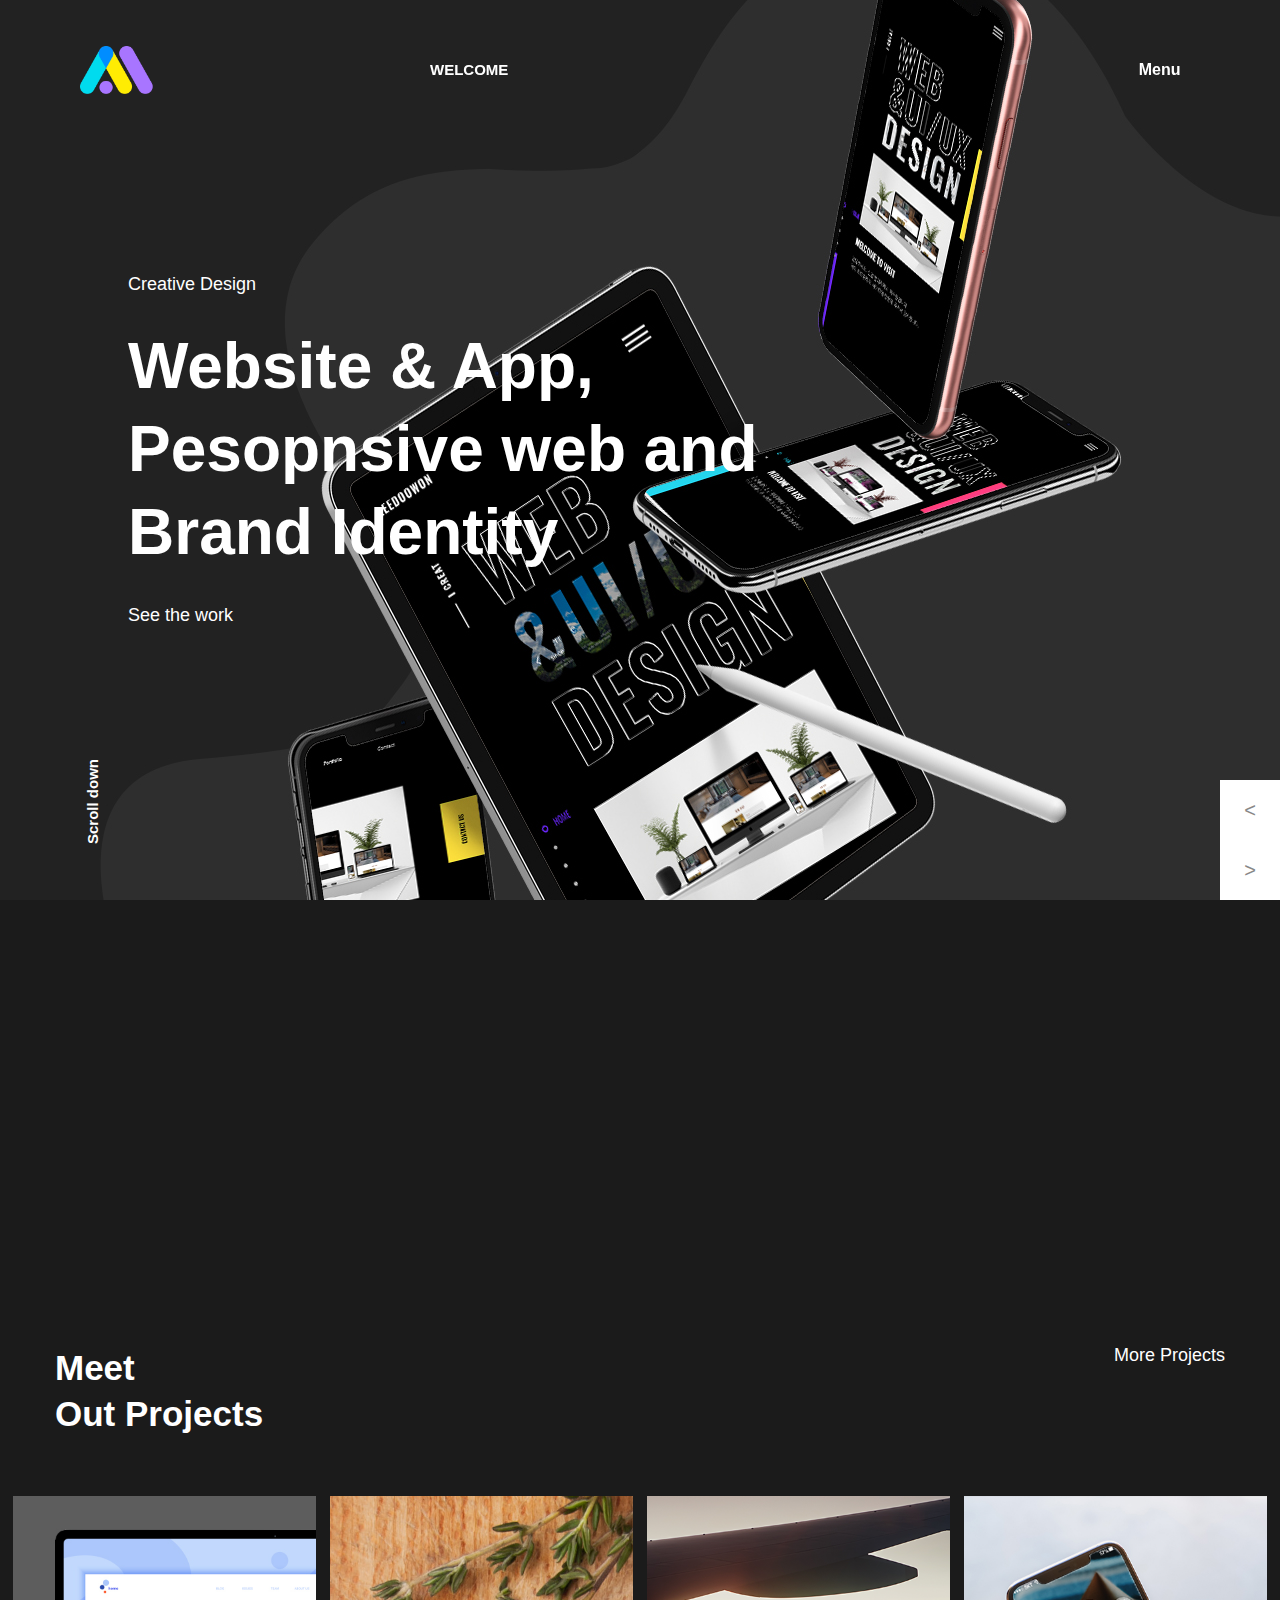
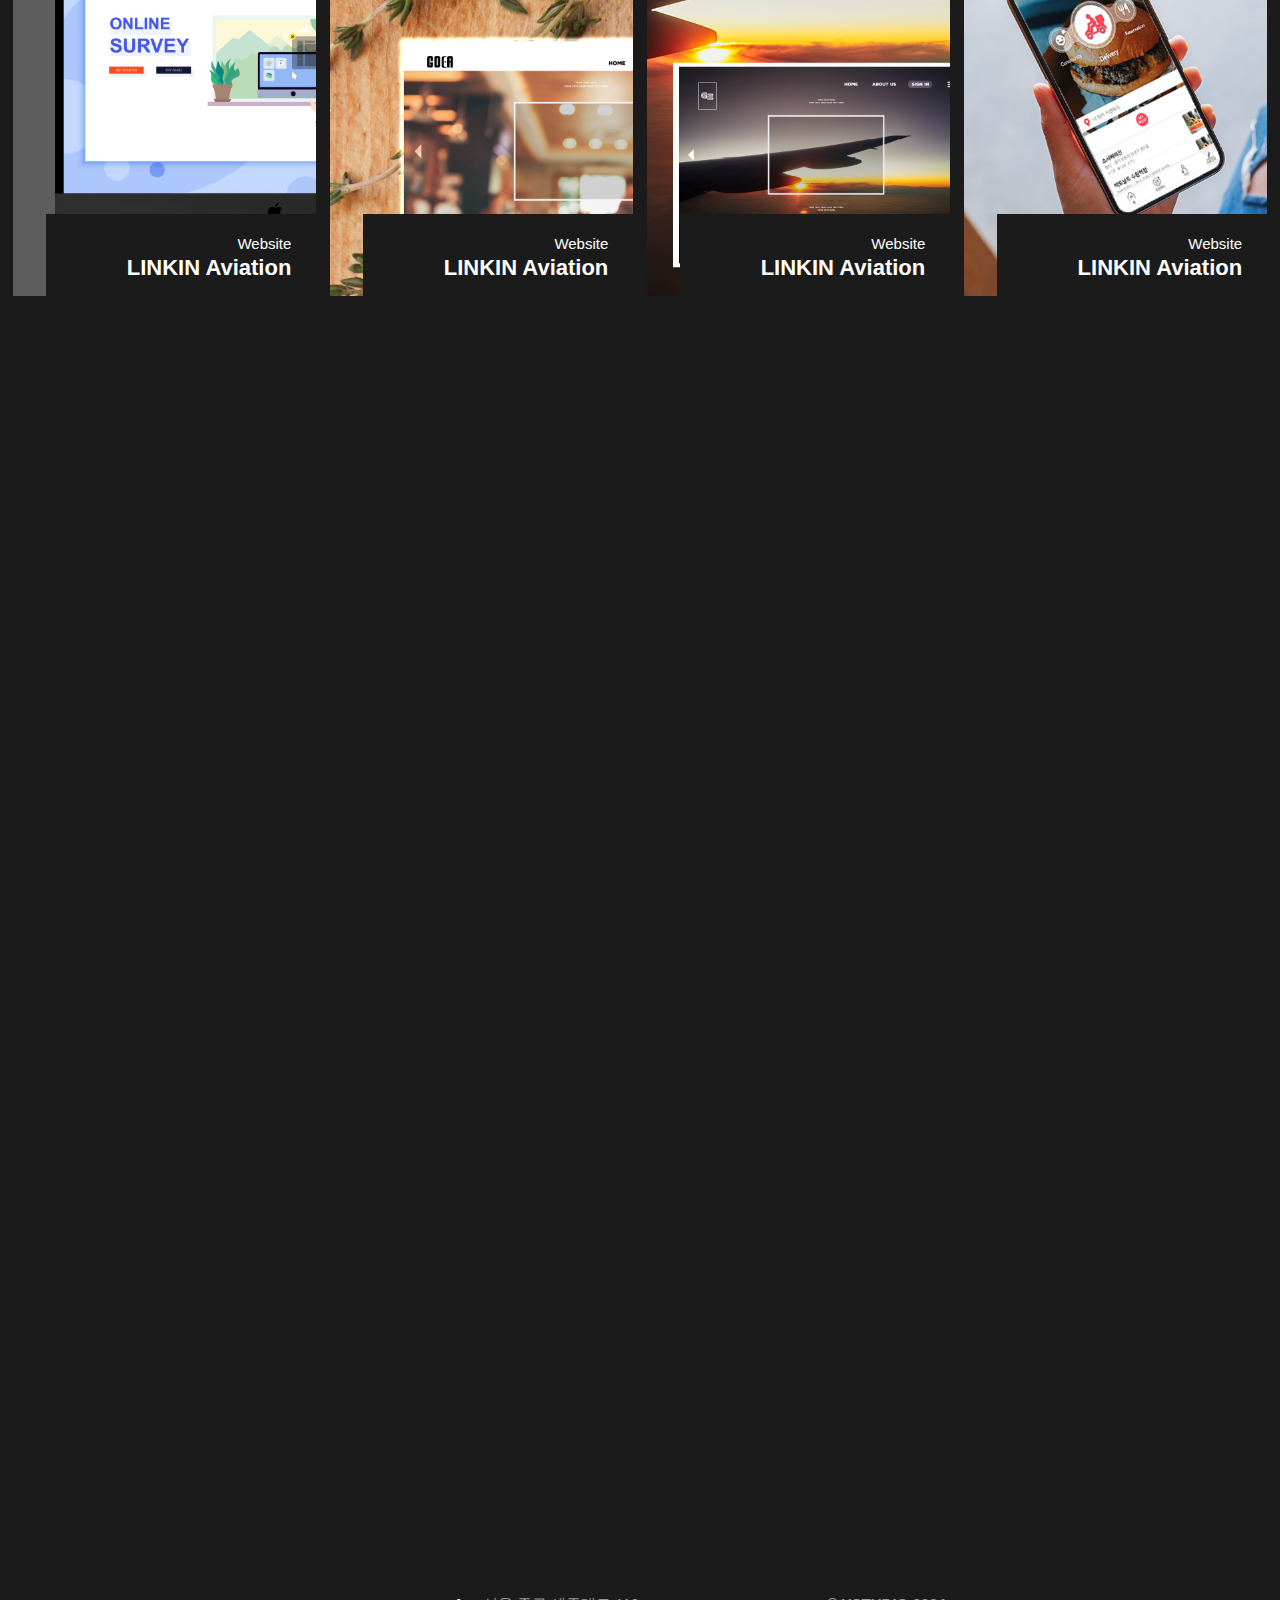
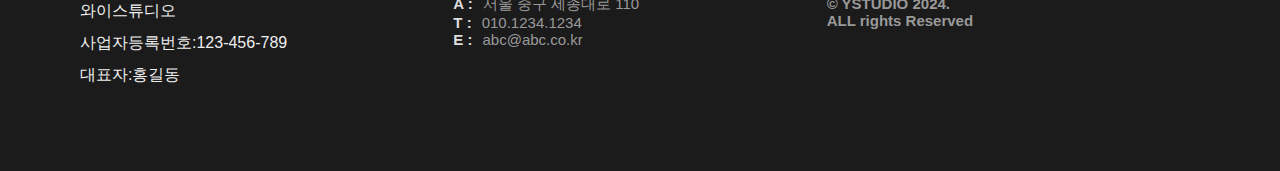
<file: clonecoding/Ystudio/responsive.html>
<!DOCTYPE html>
<html lang="ko">
<head>
    <meta charset="UTF-8">
    <meta name="viewport" content="width=device-width, initial-scale=1.0">
    <title>수업진행용</title>
    <link rel="stylesheet" href="https://cdn.linearicons.com/free/1.0.0/icon-font.min.css">
    <link rel="stylesheet" href="css/style.css">
    <link rel="stylesheet" href="css/slick.css">
    <script src="js/jquery-3.3.1.min.js"></script>
    <script src="js/slick.min.js"></script>
    <script src="js/splitting.min.js"></script>
    <script src="js/scrolla.jquery.min.js"></script>
    <script src="js/script.js"></script>
</head>
<body>
    <div class="wrap">
        <header>
            <div class="innerHeader">
                <h1 class="logo">
                    <a href="index.html">
                        <img src="img/logo.png" alt="">
                        <img src="img/logo2.png" alt="">
                    </a>
                </h1>
                <h2 class="intorTxt">welcome</h2>
                <a href="#" class="menuOpen">Menu <span class="lnr lnr-menu"></span></a>
            </div>

            <!-- gnb -->
             <nav class="gnb">
                <a href="#" class="close">
                    <span class="lnr lnr-cross"></span>
                </a>
                <ul>
                    <li><a href="#">Home</a></li>
                    <li><a href="#">About</a></li>
                    <li><a href="#">Work</a></li>
                    <li><a href="#">Contact</a></li>
                    <li><a href="#">News</a></li>
                    <li><a href="#">Fvorite</a></li>
                </ul>
             </nav>
        </header>

        <section class="visual">
            <ul class="slide">
                <li>
                    <img src="img/visual1.jpg" alt="">
                    <div class="txt">
                        <p>Creative Design</p>
                        <h3>Website & App, <br>Pesopnsive web and <br>Brand Identity</h3>
                        <a href="#">See the work <span class="lnr lnr-chevron-right"></span></a>
                    </div>
                    <span class="scroll">Scroll down</span>
                </li>
                <li>
                    <img src="img/visual2.jpg" alt="">
                    <div class="txt">
                        <p>Creative Design</p>
                        <h3>Website & App, <br>Pesopnsive web and <br>Brand Identity</h3>
                        <a href="#">See the work <span class="lnr lnr-chevron-right"></span></a>
                    </div>
                    <span class="scroll">Scroll down</span>
                </li>
                <li>
                    <img src="img/visual3.jpg" alt="">
                    <div class="txt">
                        <p>Creative Design</p>
                        <h3>Website & App, <br>Pesopnsive web and <br>Brand Identity</h3>
                        <a href="#">See the work <span class="lnr lnr-chevron-right"></span></a>
                    </div>
                    <span class="scroll">Scroll down</span>
                </li>
            </ul>
        </section>

        <section class="contents">
            <div class="mainTxt animate" data-animate="motion">
                <h3 data-splitting>Great experience <br>Build great brands</h3>
                <div data-splitting class="text2">
                    다양한 온라인 서비스들을 구축하고 운영해온 풍부한 경험으로 <br>
                    UI/UX기획과 디자인 그리고 구축에서 운영까지, 와이스튜디오는 <br>
                    고객의 비즈니스를 위해 수준 높은 결과물을 제작하는 크리에이티브 <br>
                    파트너(Creative Partner)입니다. <br>
                    <span>YSTUDIO</span>
                </div>
            </div>

            <div class="project">
                <div class="top">
                    <h3>Meet <br> Out Projects</h3>
                    <a href="#">More Projects <span class="lnr lnr-chevron-right"></span></a>
                </div>
                <ul>
                    <li>
                        <a href="#">
                            <img src="img/project1.jpg" alt="">
                            <div class="name">
                                <span>Website</span>
                                <h3>LINKIN Aviation</h3>
                            </div>
                        </a>
                    </li>
                    <li>
                        <a href="#">
                            <img src="img/project2.jpg" alt="">
                            <div class="name">
                                <span>Website</span>
                                <h3>LINKIN Aviation</h3>
                            </div>
                        </a>
                    </li>
                    <li>
                        <a href="#">
                            <img src="img/project3.png" alt="">
                            <div class="name">
                                <span>Website</span>
                                <h3>LINKIN Aviation</h3>
                            </div>
                        </a>
                    </li>
                    <li>
                        <a href="#">
                            <img src="img/project4.jpg" alt="">
                            <div class="name">
                                <span>Website</span>
                                <h3>LINKIN Aviation</h3>
                            </div>
                        </a>
                    </li>
                </ul>
            </div>

            <div class="partner animate" data-animate="motion">
                <h3 data-splitting>우리들의 소중한 고객입니다.</h3>
                <ul>
                    <li><img src="img/partner1.png" alt=""></li>
                    <li><img src="img/partner2.png" alt=""></li>
                    <li><img src="img/partner3.png" alt=""></li>
                    <li><img src="img/partner4.png" alt=""></li>
                    <li><img src="img/partner5.png" alt=""></li>
                    <li><img src="img/partner6.png" alt=""></li>
                    <li><img src="img/partner7.png" alt=""></li>
                    <li><img src="img/partner8.png" alt=""></li>
                </ul>
            </div>

            <div class="contact">
                <div class="inner animate" data-animate="motion">
                    <h3 data-splitting>당신의 프로젝트를 이야기해주세요</h3>
                    <p class="tel">010.1234.1234</p>
                    <p data-splitting>
                        모바일 앱/웹 디자인 및 웹 표준화 작업 <br>
                        UI/UX설계 및 제안서 작성<br>
                        워드프레스 기반 웹사이트 구축 등을 제공합니다.
                    </p>
                </div>
            </div>
        </section>

        <footer>
            <ul>
                <li>와이스튜디오 <br> 사업자등록번호:123-456-789 <br>대표자:홍길동</li>
                <li>
                    <span>A :</span>서울 중구 세종대로 110 <br>
                    <span>T :</span>010.1234.1234 <br>
                    <span>E :</span>abc@abc.co.kr <br>
                </li>
                <li>&#169; YSTUDIO 2024. <br>ALL rights Reserved</li>
            </ul>
            <a href="#" class="goTop"><span class="lnr lnr-arrow-up"></span></a>
        </footer>
    </div>
</body>
</html>
</file>
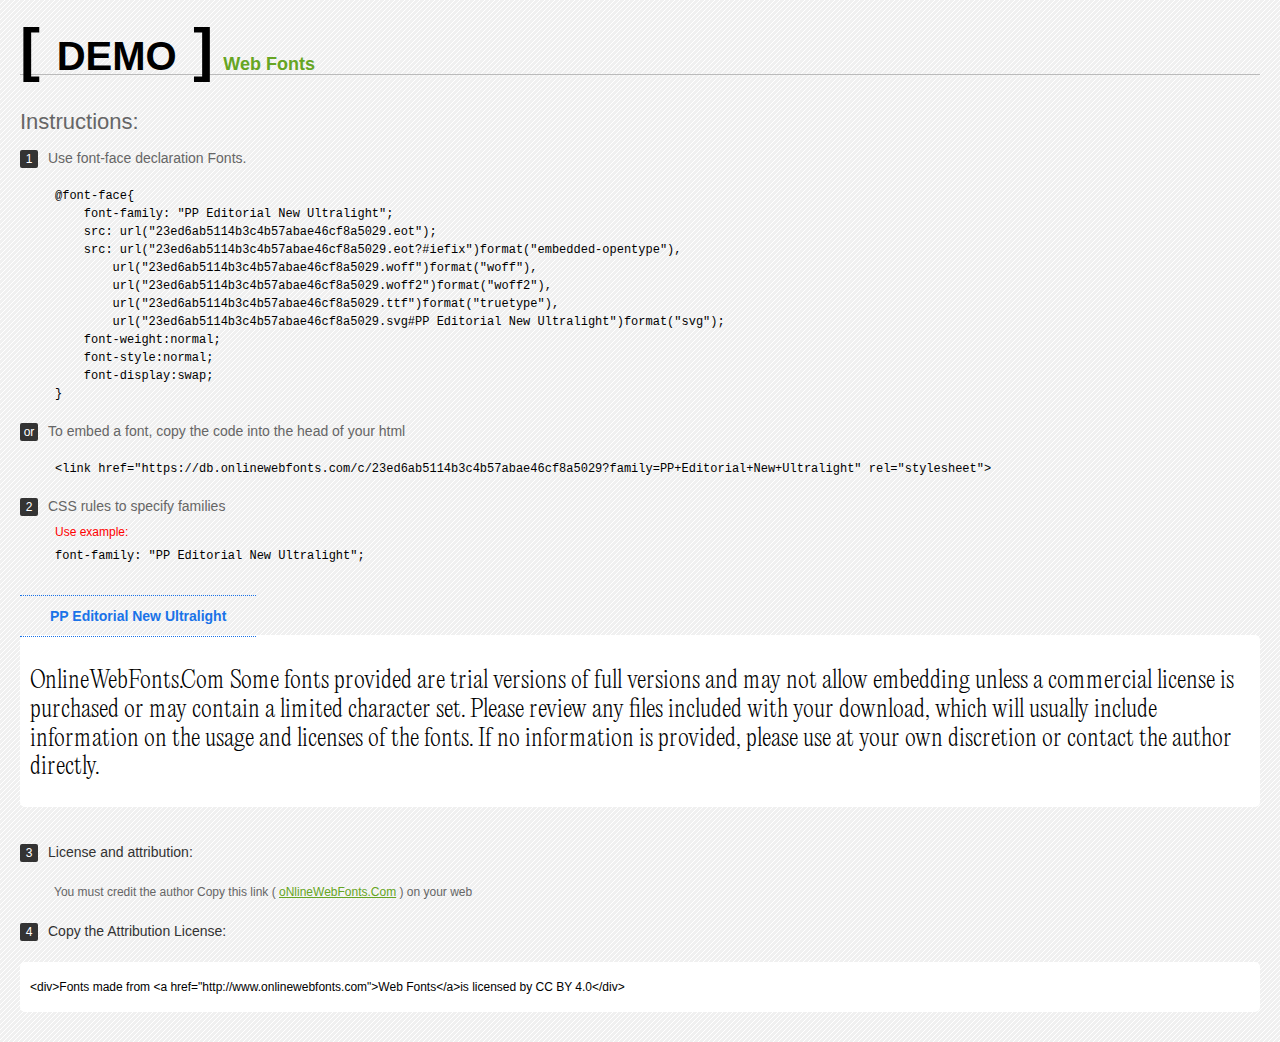
<file: font/OnlineWebFonts_COM_1aafe07ff36db44e7a7b06a5a53a1247/PP Editorial New Ultralight/Web Fonts/Web Fonts Demo.html>
<!doctype html>
<html>
<head>
<meta charset="utf-8">
<title>PP Editorial New Ultralight Fonts Demo</title>
<style type="text/css">
*{margin:0;padding:0;list-style-type:none;}body{font-family:Arial,Helvetica,sans-serif;line-height:1.5;font-size:16px;padding:20px;color:#333;background-image:url([data-uri]);}a{color:#66A523;}a:hover,.g:hover{opacity:0.7;}h1{font-size:60px;border-bottom:1px solid #bbb;line-height:20px;color:#000;text-transform:uppercase;margin-top:20px;}h1 a{font-size:18px;color:#66A523;text-decoration:none;text-transform:capitalize;margin-left:10px;}h1 font{font-size:40px;}.info{float:left;font-size:14px;margin-top:30px;color:#666;}.info .inst{font-size:22px;margin-bottom:10px;}.info span,.by span{color:#fff;border-radius:2px;display:inline-block;width:18px;height:18px;text-align:center;margin-right:10px;background-color:#333333;font-size:12px;line-height:18px;}.info .exs{font-size:12px;color:#666;margin-left:35px;display:block;}.info .exs font{color:#f00;line-height:30px;}.demo{float:left;width:100%;height:auto;padding-bottom:10px;margin-top:70px;background-color:#FFF;border-radius:5px;}.demo a{color:#1a73e8;float:left;font-weight:bold;font-size:14px;padding-right:30px;padding-left:30px;position:relative;border-top-width:1px;border-top-style:dotted;border-top-color:#1A73E8;text-decoration:none;border-bottom-width:1px;border-bottom-style:dotted;border-bottom-color:#1A73E8;line-height:40px;margin-top:-40px;}.demo .t{font-size:24px;float:left;width:calc(100% - 20px);color:#000;height:120px;margin-top:20px;line-height:1.2em;overflow-x:hidden;padding:10px;}.by{padding-top:15px;float:left;width:100%;margin-top:10px;margin-right:0;margin-bottom:10px;margin-left:0;font-size:14px;color:#666;}.by .b{padding-top:10px;padding-bottom:10px;color:#333;}.by .a{padding-top:10px;padding-bottom:10px;margin-left:34px;font-size:12px;}.te{width:100%;height:auto;border:0px solid #CCC;resize:none;float:left;margin-top:10px;line-height:16px;overflow:hidden;border-radius:5px;color:#000000;background-color:#FFF;font-size:12px;margin-bottom:20px;text-indent:10px;padding-top:17px;padding-bottom:17px;}pre{color:#000;}
</style>
<style type="text/css">

@font-face{
    font-family: "PP Editorial New Ultralight";
    src: url("23ed6ab5114b3c4b57abae46cf8a5029.eot");
    src: url("23ed6ab5114b3c4b57abae46cf8a5029.eot?#iefix")format("embedded-opentype"),
        url("23ed6ab5114b3c4b57abae46cf8a5029.woff")format("woff"),
        url("23ed6ab5114b3c4b57abae46cf8a5029.woff2")format("woff2"),
        url("23ed6ab5114b3c4b57abae46cf8a5029.ttf")format("truetype"),
        url("23ed6ab5114b3c4b57abae46cf8a5029.svg#PP Editorial New Ultralight")format("svg");
    font-weight:normal;
    font-style:normal;
    font-display:swap;
}

</style>
</head>
<body>
<h1> <span>[ <font>Demo</font> ]</span><a href="http://www.onlinewebfonts.com" target="_blank">Web Fonts</a></h1>
<div class="info">
  <div class="inst">Instructions:</div>
  <span>1</span>Use font-face declaration Fonts.
  <div class="exs">
    <pre>

@font-face{
    font-family: "PP Editorial New Ultralight";
    src: url("23ed6ab5114b3c4b57abae46cf8a5029.eot");
    src: url("23ed6ab5114b3c4b57abae46cf8a5029.eot?#iefix")format("embedded-opentype"),
        url("23ed6ab5114b3c4b57abae46cf8a5029.woff")format("woff"),
        url("23ed6ab5114b3c4b57abae46cf8a5029.woff2")format("woff2"),
        url("23ed6ab5114b3c4b57abae46cf8a5029.ttf")format("truetype"),
        url("23ed6ab5114b3c4b57abae46cf8a5029.svg#PP Editorial New Ultralight")format("svg");
    font-weight:normal;
    font-style:normal;
    font-display:swap;
}

</pre>
  </div>
  <span>or</span>To embed a font, copy the code into the head of your html
  <div class="exs">
<br/><pre>&lt;link href=&quot;https://db.onlinewebfonts.com/c/23ed6ab5114b3c4b57abae46cf8a5029?family=PP+Editorial+New+Ultralight&quot; rel=&quot;stylesheet&quot;&gt;</pre><br/>
  </div>
  <span>2</span>CSS rules to specify families
  <div class="exs"><font>Use example:</font> <br/>
    <pre>
font-family: &quot;PP Editorial New Ultralight&quot;;
</pre>
  </div>
</div>
<!--demo-->
<div class="demo"><a href="https://www.onlinewebfonts.com/download/23ed6ab5114b3c4b57abae46cf8a5029" target="_blank">PP Editorial New Ultralight</a>
  <div class="t" style='font-family:"PP Editorial New Ultralight"'>
  OnlineWebFonts.Com Some fonts provided are trial versions of full versions and may not allow embedding 
unless a commercial license is purchased or may contain a limited character set. 
Please review any files included with your download, 
which will usually include information on the usage and licenses of the fonts. 
If no information is provided, 
please use at your own discretion or contact the author directly.</div>
</div>
<!--demo-->
<div class="by">
  <div class="b"><span>3</span>License and attribution:</div>
  <div class="a">You must credit the author Copy this link ( <a href="http://www.onlinewebfonts.com" target="_blank">oNlineWebFonts.Com</a> ) on your web</div>
  <div class="b"><span>4</span>Copy the Attribution License:</div>
  <div class="te">&lt;div&gt;Fonts made from &lt;a href="http://www.onlinewebfonts.com"&gt;Web Fonts&lt;/a&gt;is licensed by CC BY 4.0&lt;/div&gt;</div>
</div>
</body>
</html>
</file>
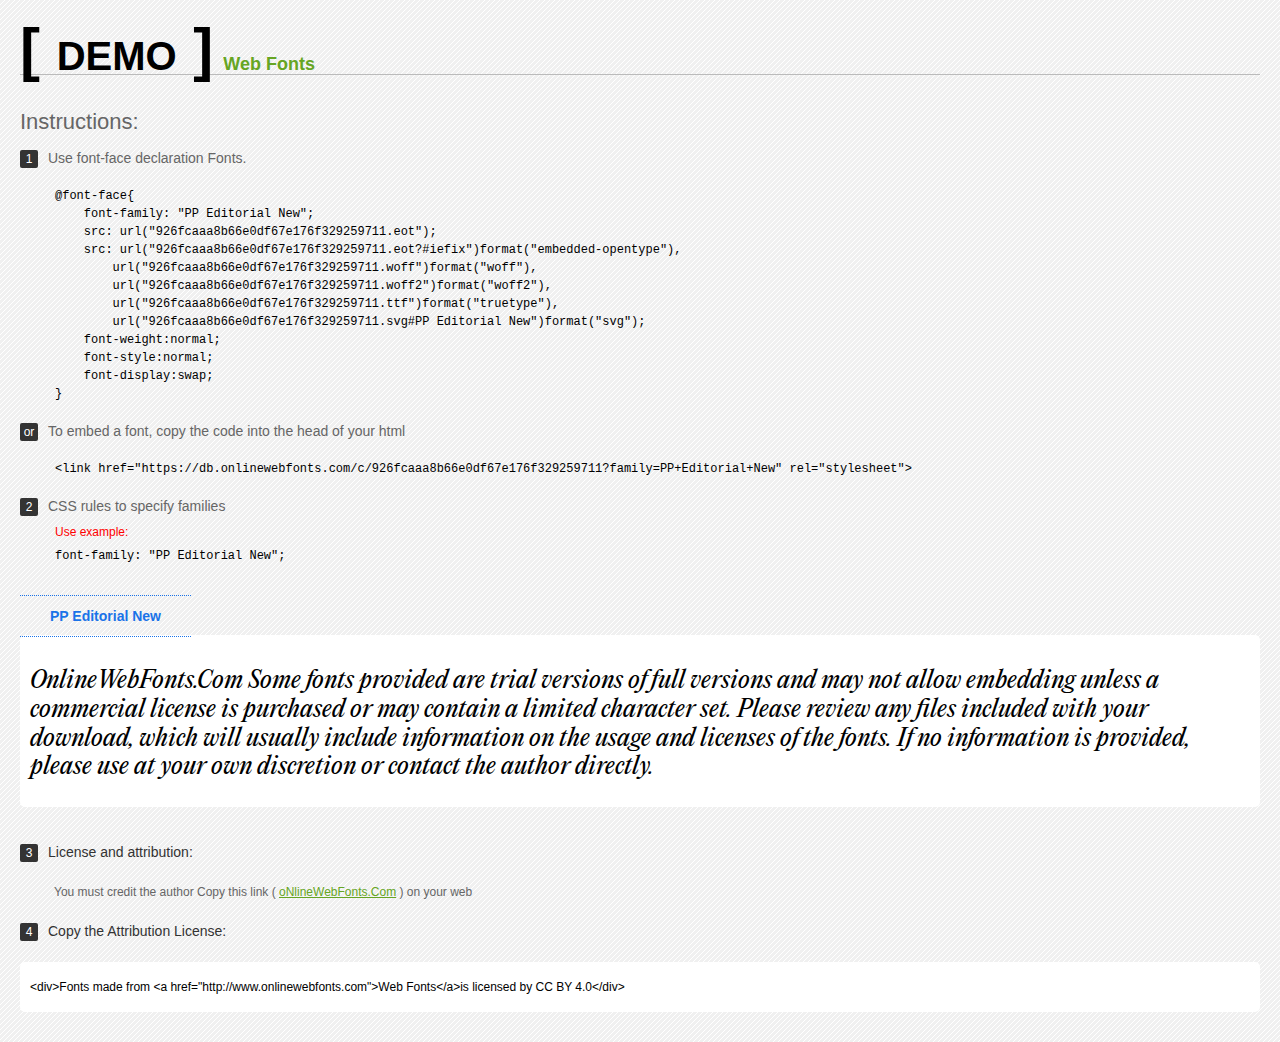
<file: font/OnlineWebFonts_COM_50b8ab1d06117d80778cb57968c9f49b/PP Editorial New/Web Fonts/Web Fonts Demo.html>
<!doctype html>
<html>
<head>
<meta charset="utf-8">
<title>PP Editorial New Fonts Demo</title>
<style type="text/css">
*{margin:0;padding:0;list-style-type:none;}body{font-family:Arial,Helvetica,sans-serif;line-height:1.5;font-size:16px;padding:20px;color:#333;background-image:url([data-uri]);}a{color:#66A523;}a:hover,.g:hover{opacity:0.7;}h1{font-size:60px;border-bottom:1px solid #bbb;line-height:20px;color:#000;text-transform:uppercase;margin-top:20px;}h1 a{font-size:18px;color:#66A523;text-decoration:none;text-transform:capitalize;margin-left:10px;}h1 font{font-size:40px;}.info{float:left;font-size:14px;margin-top:30px;color:#666;}.info .inst{font-size:22px;margin-bottom:10px;}.info span,.by span{color:#fff;border-radius:2px;display:inline-block;width:18px;height:18px;text-align:center;margin-right:10px;background-color:#333333;font-size:12px;line-height:18px;}.info .exs{font-size:12px;color:#666;margin-left:35px;display:block;}.info .exs font{color:#f00;line-height:30px;}.demo{float:left;width:100%;height:auto;padding-bottom:10px;margin-top:70px;background-color:#FFF;border-radius:5px;}.demo a{color:#1a73e8;float:left;font-weight:bold;font-size:14px;padding-right:30px;padding-left:30px;position:relative;border-top-width:1px;border-top-style:dotted;border-top-color:#1A73E8;text-decoration:none;border-bottom-width:1px;border-bottom-style:dotted;border-bottom-color:#1A73E8;line-height:40px;margin-top:-40px;}.demo .t{font-size:24px;float:left;width:calc(100% - 20px);color:#000;height:120px;margin-top:20px;line-height:1.2em;overflow-x:hidden;padding:10px;}.by{padding-top:15px;float:left;width:100%;margin-top:10px;margin-right:0;margin-bottom:10px;margin-left:0;font-size:14px;color:#666;}.by .b{padding-top:10px;padding-bottom:10px;color:#333;}.by .a{padding-top:10px;padding-bottom:10px;margin-left:34px;font-size:12px;}.te{width:100%;height:auto;border:0px solid #CCC;resize:none;float:left;margin-top:10px;line-height:16px;overflow:hidden;border-radius:5px;color:#000000;background-color:#FFF;font-size:12px;margin-bottom:20px;text-indent:10px;padding-top:17px;padding-bottom:17px;}pre{color:#000;}
</style>
<style type="text/css">

@font-face{
    font-family: "PP Editorial New";
    src: url("926fcaaa8b66e0df67e176f329259711.eot");
    src: url("926fcaaa8b66e0df67e176f329259711.eot?#iefix")format("embedded-opentype"),
        url("926fcaaa8b66e0df67e176f329259711.woff")format("woff"),
        url("926fcaaa8b66e0df67e176f329259711.woff2")format("woff2"),
        url("926fcaaa8b66e0df67e176f329259711.ttf")format("truetype"),
        url("926fcaaa8b66e0df67e176f329259711.svg#PP Editorial New")format("svg");
    font-weight:normal;
    font-style:normal;
    font-display:swap;
}

</style>
</head>
<body>
<h1> <span>[ <font>Demo</font> ]</span><a href="http://www.onlinewebfonts.com" target="_blank">Web Fonts</a></h1>
<div class="info">
  <div class="inst">Instructions:</div>
  <span>1</span>Use font-face declaration Fonts.
  <div class="exs">
    <pre>

@font-face{
    font-family: "PP Editorial New";
    src: url("926fcaaa8b66e0df67e176f329259711.eot");
    src: url("926fcaaa8b66e0df67e176f329259711.eot?#iefix")format("embedded-opentype"),
        url("926fcaaa8b66e0df67e176f329259711.woff")format("woff"),
        url("926fcaaa8b66e0df67e176f329259711.woff2")format("woff2"),
        url("926fcaaa8b66e0df67e176f329259711.ttf")format("truetype"),
        url("926fcaaa8b66e0df67e176f329259711.svg#PP Editorial New")format("svg");
    font-weight:normal;
    font-style:normal;
    font-display:swap;
}

</pre>
  </div>
  <span>or</span>To embed a font, copy the code into the head of your html
  <div class="exs">
<br/><pre>&lt;link href=&quot;https://db.onlinewebfonts.com/c/926fcaaa8b66e0df67e176f329259711?family=PP+Editorial+New&quot; rel=&quot;stylesheet&quot;&gt;</pre><br/>
  </div>
  <span>2</span>CSS rules to specify families
  <div class="exs"><font>Use example:</font> <br/>
    <pre>
font-family: &quot;PP Editorial New&quot;;
</pre>
  </div>
</div>
<!--demo-->
<div class="demo"><a href="https://www.onlinewebfonts.com/download/926fcaaa8b66e0df67e176f329259711" target="_blank">PP Editorial New</a>
  <div class="t" style='font-family:"PP Editorial New"'>
  OnlineWebFonts.Com Some fonts provided are trial versions of full versions and may not allow embedding 
unless a commercial license is purchased or may contain a limited character set. 
Please review any files included with your download, 
which will usually include information on the usage and licenses of the fonts. 
If no information is provided, 
please use at your own discretion or contact the author directly.</div>
</div>
<!--demo-->
<div class="by">
  <div class="b"><span>3</span>License and attribution:</div>
  <div class="a">You must credit the author Copy this link ( <a href="http://www.onlinewebfonts.com" target="_blank">oNlineWebFonts.Com</a> ) on your web</div>
  <div class="b"><span>4</span>Copy the Attribution License:</div>
  <div class="te">&lt;div&gt;Fonts made from &lt;a href="http://www.onlinewebfonts.com"&gt;Web Fonts&lt;/a&gt;is licensed by CC BY 4.0&lt;/div&gt;</div>
</div>
</body>
</html>
</file>
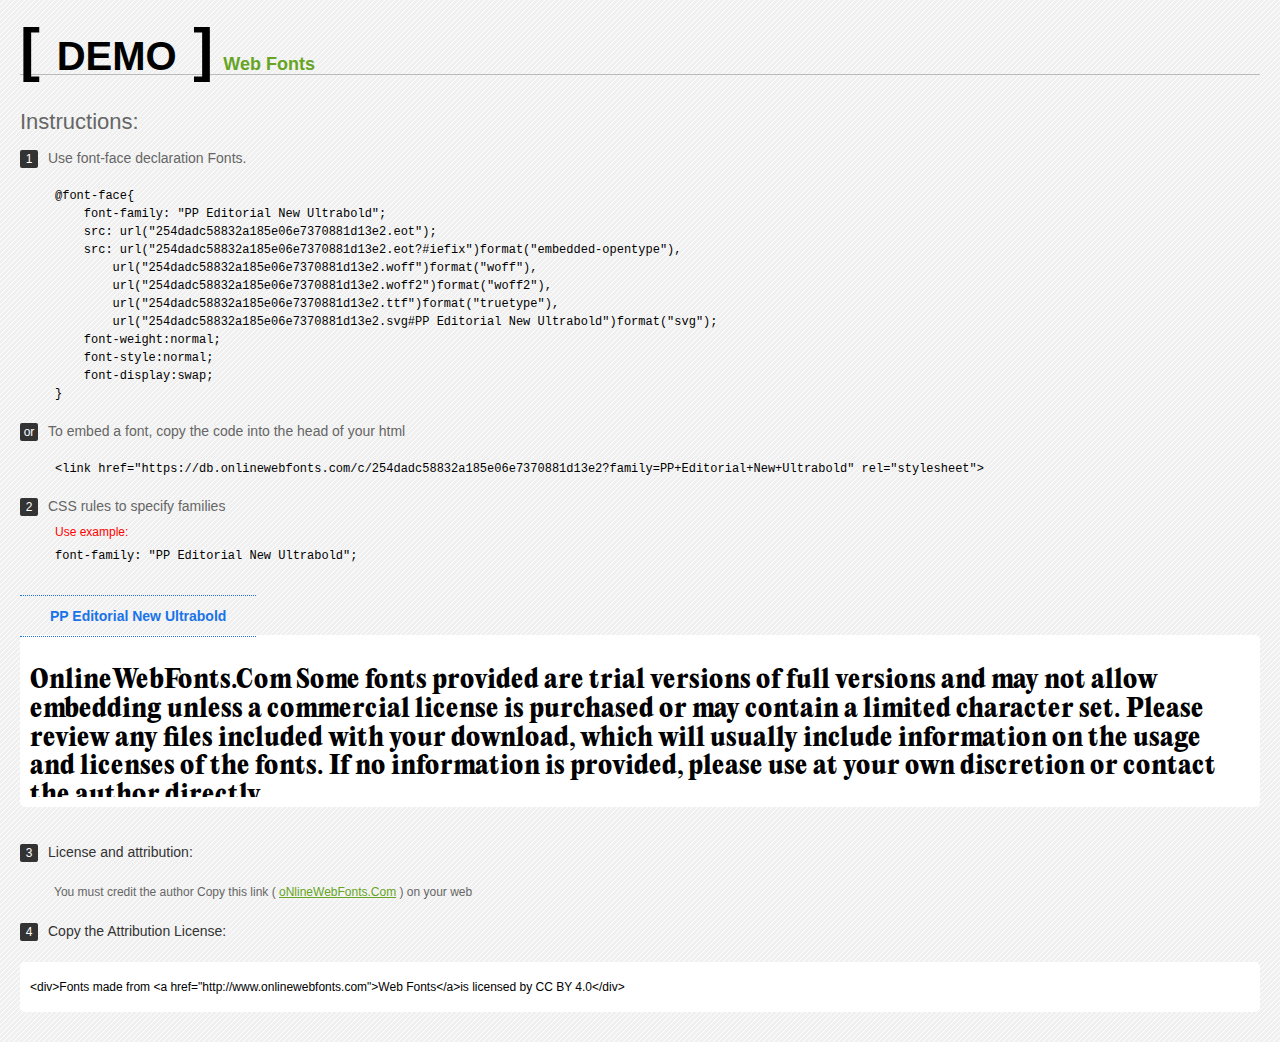
<file: font/OnlineWebFonts_COM_c12c076c12dd538f05cf41a5be2444e4/PP Editorial New Ultrabold/Web Fonts/Web Fonts Demo.html>
<!doctype html>
<html>
<head>
<meta charset="utf-8">
<title>PP Editorial New Ultrabold Fonts Demo</title>
<style type="text/css">
*{margin:0;padding:0;list-style-type:none;}body{font-family:Arial,Helvetica,sans-serif;line-height:1.5;font-size:16px;padding:20px;color:#333;background-image:url([data-uri]);}a{color:#66A523;}a:hover,.g:hover{opacity:0.7;}h1{font-size:60px;border-bottom:1px solid #bbb;line-height:20px;color:#000;text-transform:uppercase;margin-top:20px;}h1 a{font-size:18px;color:#66A523;text-decoration:none;text-transform:capitalize;margin-left:10px;}h1 font{font-size:40px;}.info{float:left;font-size:14px;margin-top:30px;color:#666;}.info .inst{font-size:22px;margin-bottom:10px;}.info span,.by span{color:#fff;border-radius:2px;display:inline-block;width:18px;height:18px;text-align:center;margin-right:10px;background-color:#333333;font-size:12px;line-height:18px;}.info .exs{font-size:12px;color:#666;margin-left:35px;display:block;}.info .exs font{color:#f00;line-height:30px;}.demo{float:left;width:100%;height:auto;padding-bottom:10px;margin-top:70px;background-color:#FFF;border-radius:5px;}.demo a{color:#1a73e8;float:left;font-weight:bold;font-size:14px;padding-right:30px;padding-left:30px;position:relative;border-top-width:1px;border-top-style:dotted;border-top-color:#1A73E8;text-decoration:none;border-bottom-width:1px;border-bottom-style:dotted;border-bottom-color:#1A73E8;line-height:40px;margin-top:-40px;}.demo .t{font-size:24px;float:left;width:calc(100% - 20px);color:#000;height:120px;margin-top:20px;line-height:1.2em;overflow-x:hidden;padding:10px;}.by{padding-top:15px;float:left;width:100%;margin-top:10px;margin-right:0;margin-bottom:10px;margin-left:0;font-size:14px;color:#666;}.by .b{padding-top:10px;padding-bottom:10px;color:#333;}.by .a{padding-top:10px;padding-bottom:10px;margin-left:34px;font-size:12px;}.te{width:100%;height:auto;border:0px solid #CCC;resize:none;float:left;margin-top:10px;line-height:16px;overflow:hidden;border-radius:5px;color:#000000;background-color:#FFF;font-size:12px;margin-bottom:20px;text-indent:10px;padding-top:17px;padding-bottom:17px;}pre{color:#000;}
</style>
<style type="text/css">

@font-face{
    font-family: "PP Editorial New Ultrabold";
    src: url("254dadc58832a185e06e7370881d13e2.eot");
    src: url("254dadc58832a185e06e7370881d13e2.eot?#iefix")format("embedded-opentype"),
        url("254dadc58832a185e06e7370881d13e2.woff")format("woff"),
        url("254dadc58832a185e06e7370881d13e2.woff2")format("woff2"),
        url("254dadc58832a185e06e7370881d13e2.ttf")format("truetype"),
        url("254dadc58832a185e06e7370881d13e2.svg#PP Editorial New Ultrabold")format("svg");
    font-weight:normal;
    font-style:normal;
    font-display:swap;
}

</style>
</head>
<body>
<h1> <span>[ <font>Demo</font> ]</span><a href="http://www.onlinewebfonts.com" target="_blank">Web Fonts</a></h1>
<div class="info">
  <div class="inst">Instructions:</div>
  <span>1</span>Use font-face declaration Fonts.
  <div class="exs">
    <pre>

@font-face{
    font-family: "PP Editorial New Ultrabold";
    src: url("254dadc58832a185e06e7370881d13e2.eot");
    src: url("254dadc58832a185e06e7370881d13e2.eot?#iefix")format("embedded-opentype"),
        url("254dadc58832a185e06e7370881d13e2.woff")format("woff"),
        url("254dadc58832a185e06e7370881d13e2.woff2")format("woff2"),
        url("254dadc58832a185e06e7370881d13e2.ttf")format("truetype"),
        url("254dadc58832a185e06e7370881d13e2.svg#PP Editorial New Ultrabold")format("svg");
    font-weight:normal;
    font-style:normal;
    font-display:swap;
}

</pre>
  </div>
  <span>or</span>To embed a font, copy the code into the head of your html
  <div class="exs">
<br/><pre>&lt;link href=&quot;https://db.onlinewebfonts.com/c/254dadc58832a185e06e7370881d13e2?family=PP+Editorial+New+Ultrabold&quot; rel=&quot;stylesheet&quot;&gt;</pre><br/>
  </div>
  <span>2</span>CSS rules to specify families
  <div class="exs"><font>Use example:</font> <br/>
    <pre>
font-family: &quot;PP Editorial New Ultrabold&quot;;
</pre>
  </div>
</div>
<!--demo-->
<div class="demo"><a href="https://www.onlinewebfonts.com/download/254dadc58832a185e06e7370881d13e2" target="_blank">PP Editorial New Ultrabold</a>
  <div class="t" style='font-family:"PP Editorial New Ultrabold"'>
  OnlineWebFonts.Com Some fonts provided are trial versions of full versions and may not allow embedding 
unless a commercial license is purchased or may contain a limited character set. 
Please review any files included with your download, 
which will usually include information on the usage and licenses of the fonts. 
If no information is provided, 
please use at your own discretion or contact the author directly.</div>
</div>
<!--demo-->
<div class="by">
  <div class="b"><span>3</span>License and attribution:</div>
  <div class="a">You must credit the author Copy this link ( <a href="http://www.onlinewebfonts.com" target="_blank">oNlineWebFonts.Com</a> ) on your web</div>
  <div class="b"><span>4</span>Copy the Attribution License:</div>
  <div class="te">&lt;div&gt;Fonts made from &lt;a href="http://www.onlinewebfonts.com"&gt;Web Fonts&lt;/a&gt;is licensed by CC BY 4.0&lt;/div&gt;</div>
</div>
</body>
</html>
</file>
<file: clonecoding/musign/css/font.css>
@charset "utf-8";

@font-face {
 font-family: 'handel gothic';
 src: url(../font/handel gothic.ttf) format('truetype');
}
</file>
<file: clonecoding/daebang/css/main.css>
@charset "uft-8";
@import url('https://fonts.googleapis.com/css?family=Bebas+Neue|Noto+Sans+KR&display=swap');
/*reset*/
*{margin: 0; padding: 0;}
html, body, div, span, applet, object, iframe, h1, h2, h3, h4, h5, h6, p, blockquote, pre, a, abbr, acronym, address, big, cite, code, del, dfn, em, font, img, ins, kbd, q, s, samp, small, strike, strong, sub, sup, tt, var, b, u, i, center, dl, dt, dd, ol, ul, li, fieldset, form, label, legend, table, tbody, tfoot, thead, tr, th, td {margin:0;padding:0;}
a {color: inherit; text-decoration: none;}
li {list-style: none;}
address, em , i {font-style: none;}
h1,h2,h3,h4,h5,h6 {font-size: inherit;}
a:hover {text-decoration: none; color: inherit;}

/*layout*/
body {font-family: 'Noto Sans KR', sans-serif; font-size: 14px;}
.wrap {width: 100%; overflow: hidden;}
.en {font-family: 'Bebas Neue', cursive;}

/*header*/
header {width: 100%; position: fixed; z-index: 100; background:#191a1a;}
.innerHeader {padding: 0 60px; height: 90px; transition: all 0.3s;}
.innerHeader .logo {width: 200px; height: 36px; float: left; margin-top: 28px; transition: all 0.3s; }
.innerHeader .logo a {display: block; width: 100%; height: 100%; position: relative;}
.innerHeader .logo a img {width: 100%; position: absolute; top:0; left: 0;transition: all 0.3s; }
.innerHeader .logo a img:nth-child(2) {opacity: 0;}

/*gnb*/
.gnb {position: absolute; left: 50%; transform: translateX(-50%); width: 800px;}
.gnb > li {float: left; width: 20%; height: 90px; line-height: 90px;  transition: all 0.3s;position: relative;}
.gnb > li > a {display: block; width: 100%; height: 100%; text-align: center;color: #fff; font-size: 18px; font-weight: 500; }
.gnb > li > a:before {position: absolute; content: ''; background: #f8b922; width: 75%; height: 100%; z-index: -1; left: 50%; transform: translateX(-50%); top:-90px; opacity: 0; transition: all 0.3s;}
.gnb li:hover > a:before, .gnb li > a:focus:before {opacity: 1; top:0;}

.gnb ul.inner { position: absolute; top:80px; left: 12%; width: 160px; background: #fff;box-shadow: 2px 2px 8px rgba(0, 0, 0, 0.1); padding: 0; box-sizing: border-box; line-height:0; opacity: 0; transition: opacity 0.5s, top 0.5s; overflow: hidden;}
.gnb ul.inner.on { top: 90px; padding: 10px 25px; line-height: 50px; opacity: 1;}

.gnb ul.inner a {display: block; width: 100%; height: 100%;font-size: 17px;}
.gnb ul.inner a span {display: inline-block; position: relative;}
.gnb ul.inner a span:after {content: ''; width: 0; height: 2px; background: #f8b922; position: absolute; left: 0; bottom:8px; transition: all 0.3s;}
.gnb ul.inner a:hover span:after, .gnb ul.inner a:focus span:after {width: 100%; padding-right: 10px; }

/*fixHeader*/
header.on .innerHeader {height: 60px; transition: all 0.4s;}
header.on .innerHeader .logo {margin-top: 13px; transition: all 0.4s;}
header.on .innerHeader .logo a img:nth-child(1) {opacity: 0;}
header.on .innerHeader .logo a img:nth-child(2) {opacity: 1;}
header.on .gnb > li { height: 60px; line-height: 60px; transition: all 0.4s;}
header.on .gnb ul.inner.on {top: 60px;}

/*section.visual*/
.visual .slide li {position: relative; width: 100%; height: 870px; text-align: center; color: #fff;}

.visual .slide li:before {content: ''; width: 32px;height: 32px; position: absolute;left: 50%; transform:translateX(-50%); top: 22%; background: url(../img/symbol.png) no-repeat center/cover; z-index: 1;}
.visual .slide li img {height: 100%; width: auto; position:absolute; left: 50%; transform: translateX(-50%) scale(1); top:0; }



.visual .slide li .txt{position: absolute; width: 100%; top: 34%;  font-size: 135px;  line-height: 1; letter-spacing: 12px;   }
.visual .slide li a {display: inline-block; position: absolute; left: 50%; transform: translateX(-50%); bottom:27%; font-size: 20px; letter-spacing: 1px; }
.visual .slide li a:after {content: ''; width: 65%; height: 2px; position: absolute; left: 50%; transform: translateX(-50%);bottom: -6px; background: #f8b922; transition: all 0.3s;}
.visual .slide li a:hover:after,.visual .slide li a:focus:after {width: 100%; transition: all 0.3s;}

/*mask*/
.visual .slide li .mask {display: block; position: absolute; top: 0; width: 1px; height: 100%; background: rgba(255, 255, 255, 0.35);}
.visual .slide li .mask.a{left: 0%;}
.visual .slide li .mask.b{left: 25%;}
.visual .slide li .mask.c{left: 50%;}
.visual .slide li .mask.d{left: 75%;}

/*화살표*/
.slick-arrow {position: absolute; top:50%; transform: translateY(-50%); z-index: 20; background: none; width: 110px; height: 52px; border: none; 
    text-align: right;text-transform: uppercase; font-size: 20px; color: #fff; letter-spacing: 2px; font-family: 'Bebas Neue', cursive;}
.slick-next {right: 0; text-align: left;}
.slick-arrow:after {content: ''; position: absolute; left: 0; top: 50%; transform: translateY(-50%); width: 55%;height: 2px; background: #fff;}
.slick-next:after {left: 45%;}
.slick-arrow:before {content: ''; width: 0%;height: 100%; background: #fff; position: absolute; top:0; transition: all 0.4s;z-index: -1; }
.slick-prev:before {left: 0;}
.slick-next:before {right: 0;}

/*화살표 호버효과*/
.slick-arrow:hover {color:#000; transition: all 0.3s; cursor: pointer;}
.slick-arrow:hover:after {background: #f8b922;}
.slick-arrow:hover:before {width: 112%;}

/*인디케이터*/
.visual .slide .slick-dots{position: absolute; bottom: 10%; left:50%; transform: translateX(-50%);z-index: 20;}
.visual .slide .slick-dots li {width: 2px; height: 20px; float: left; margin: 0 10px; }
.visual .slide .slick-dots li:before {display: none;}
.visual .slide .slick-dots li button {width: 100%; height: 100%; background: #fff; border: none; text-indent: -9999px;}
.visual .slide .slick-dots:hover, .visual .slide .slick-dots button:hover {cursor: pointer;}
/*활성화된 슬라이드 인디케이터 크기와 색변경*/
.visual .slide .slick-dots li.slick-active button {background: #f8b922; height: 28px; margin-top: -12px; transition: height 0.3s; }


/*slide애니메이션*/
/*1.노란 게이지바*/
.visual .slick-active:after {content: ''; width: 100%; height: 5px; background: #f8b922; position: absolute; left: 0; bottom: 0; animation-name: bar; animation-duration: 7s;}
@keyframes bar {
    0% {width: 0%;}
    100%{width: 100%;}
}

/*2.마스크애니*/
@keyframes mask {
    0%{ width: 25%; background: #000;}
    50%{ width: 25%; background: #000;}
    99%{background: #000;}
}
.visual .slick-active .mask.a {animation-name: mask; animation-duration: 0.4s;}
.visual .slick-active .mask.b {animation-name: mask; animation-duration: 0.6s;}
.visual .slick-active .mask.c {animation-name: mask; animation-duration: 0.8s;}
.visual .slick-active .mask.d {animation-name: mask; animation-duration: 1s;}


/*splitting text animation*/
.visual .slick-active .splitting .char {display: inline-block;
  animation: slide-up 1s cubic-bezier(.5, 0, .5, 1) both;
  animation-delay: calc(60ms * var(--char-index));
}
@keyframes slide-up {
    0%{transform: translateY(30px); opacity: 0;}
    80%{transform: translateY(30px); opacity: 0;}
}

/*FIND OUT MORE 버튼 애니*/
.visual .slick-active a{animation-name: slide-up2 ; animation-duration: 1s;}
@keyframes slide-up2  {
    0%{bottom: 20%; opacity: 0;}
    60%{bottom: 20%; opacity: 0;}
}
.visual .slick-active img {animation-name: img ; animation-duration: 7s;}
@keyframes img  {
    0%{transform: scale(1.2) translateX(-50%);}
}

/*contents*/
.contents{position: relative; background: #fff; } 
.contents .line {display: block; position: absolute; top:0; width: 1px; height: 100%; background: #eee;}
.contents .line.a{left: 25%;}
.contents .line.b{left: 50%;}
.contents .line.c{left: 75%;}

/*information*/
.contents .information .scrollBox{width: 1200px; margin: 0 auto; position: relative; margin-bottom: 150px; }


.contents .information .scrollBox .scroll {display: block; width: 350px; height: 60px;background: #f8b922; padding-left: 25px; box-sizing: border-box; font-size: 20px; letter-spacing: 2px; position: relative; line-height: 60px;}

.contents .information .scrollBox .scroll span {width: 60px;height: 60px; position: absolute;right: 0;top:0; animation: scroll linear 0.8s 0s infinite;}
.contents .information .scrollBox .scroll span img {width: 100%;}
@keyframes scroll {
    0%{top: 0;}
    50%{top: 7px;}
    100%{top: 0;}
}
.contents .inner {width: 1200px; margin: 0 auto; position: relative;  }
.contents .inner:after {content: ''; width: 3px; height: 60px; position: absolute; left: 50%; top: -60px;transform:translateX(-50%); background: #f8b922; }

/*공통된 타이틀*/
.contents .title {color:#666; }
.contents .title .en{font-size: 62px; letter-spacing: 10px; color:#5d6168; line-height: 1.1;}
.contents .title p{font-size: 24px; margin-top: 15px;}

/*공통된 버튼(더보기버튼)*/
.contents .more {display: inline-block; position: absolute; left: 0; bottom: 0; font-size: 22px;padding-bottom: 8px; color: #666;}
.contents .more:after {content: ''; width: 70%; height: 4px;background: #f8b922; position: absolute; bottom: 0; left: 0; transition: all 0.3s; }
.contents .more:hover:after {width: 100%;}

/*inner:after 애니메이션*/
.motion:after {animation-name: slide-down; animation-duration: 0.5s;}
@keyframes slide-down {
    0% {transform: translateY(-80px); opacity: 0;}
}

/*.slide2*/
.contents .slideBox {width: 1200px; margin: 0 auto; position: relative; height: 500px; margin-top: 50px; }
.contents .slideBox .slide2{width: 1500px; position: absolute; right: -50%;}
.contents .slideBox .slide2 li{margin-right: 50px;}
.contents .slideBox .slide2 li a{display: block; width: 100%; height: 100%; position: relative;}
.contents .slideBox .slide2 li a p.img {width: 100%; height: 100%; overflow: hidden; position: relative;}
.contents .slideBox .slide2 li a p.img img { width: 100%; transition: all 2s; }

/*테두리호버효과*/
.contents .slideBox .slide2 li a:before {content: ''; width: 0%; height: 6px; background: #f8b922; position: absolute; top:0; left:0; opacity: 0; z-index: 2; transition: all 0.3s;}
.contents .slideBox .slide2 li a:after{content: ''; width: 0%; height: 6px; background: #f8b922; position: absolute; bottom:0; right:0; opacity: 0; z-index: 2; transition: all 0.3s; }

.contents .slideBox .slide2 li a .img:before {content: ''; width: 6px; height: 0%; background: #f8b922; position: absolute; bottom:0; left:0; opacity: 0; z-index: 2; transition: all 0.3s;}
.contents .slideBox .slide2 li a .img:after{content: ''; width: 6px; height: 0%; background: #f8b922; position: absolute; top:0; right:0; opacity: 0; z-index: 2; transition: all 0.3s; }
.contents .slideBox .slide2 li a:hover:before,.contents .slideBox .slide2 li a:hover:after {opacity: 1; width: 100%;}
.contents .slideBox .slide2 li a .img:hover:before,.contents .slideBox .slide2 li a .img:hover:after {opacity: 1;height: 100%;}

/*이미지 검정 BG, 아이콘 효과*/
.contents .slideBox .slide2 li a:hover img {transform: scale(1.1);}
.contents .slideBox .slide2 li a .img span:before {content: ''; width: 100%; height: 100%; background: rgba(3, 3, 3, 0.4); position:absolute; left: 0; top:0; opacity: 0; transition: all 0.3s; z-index: 1;}
.contents .slideBox .slide2 li a .img span:hover:before {opacity: 1;}
.contents .slideBox .slide2 li a .img span:after {content: ''; width: 45px;height: 45px; background: url(../img/more.png)no-repeat center; border:1px solid #fff; position: absolute; left: 50%; top: 50%; transform: translate(-50%,-50%) scale(0);transition: all 0.4s; transition-delay: 0.15s; z-index: 2;}
.contents .slideBox .slide2 li a .img span:hover:after{transform: translate(-50%,-50%) scale(1);}

/*slick-dots*/
.contents .slideBox .slide2 .slick-dots{position: absolute; left: -300px; top:50%; transform: translateY(-50%);}
.contents .slideBox .slide2 .slick-dots button {height: 35px; background: none; border:none; font-size: 16px; position: relative; padding-left: 40px; margin-bottom: 50px; text-align: left;letter-spacing: -1px;}

.contents .slideBox .slide2 .slick-dots button:before {content:'01'; font-weight: bold; color: #666; font-size: 30px; font-family: 'Bebas Neue', cursive; position: absolute; top:0; left: 0;}
.contents .slideBox .slide2 .slick-dots li:nth-child(2) button:before{content:'02';}       
.contents .slideBox .slide2 .slick-dots li:nth-child(3) button:before{content:'03';}       
.contents .slideBox .slide2 .slick-dots li:nth-child(4) button:before{content:'04';}   
.contents .slideBox .slide2 .slick-dots button:hover{cursor: pointer; }

/*슬라이드 현재 페이지 표시 밑줄 애니메이션*/
.contents .slideBox .slide2 .slick-dots .slick-active{position: relative; transition: all 0.3s;}
.contents .slideBox .slide2 .slick-dots .slick-active:after {content: ''; width: 400px; height: 4px; background: #f8b922; position: absolute; left: 0; bottom:30px;animation-name: line; animation-duration: 0.3s;}
@keyframes line{
    0%{left: -500px; opacity: 0;}
}

/*타이틀 영어 애니*/
.motion .char{display: inline-block;
  animation: slide-up2  0.4s cubic-bezier(.5, 0, .5, 1) both;
  animation-delay: calc(70ms * var(--char-index));
}
@keyframes slide-up2 {
    0%{transform: translateY(30px); opacity: 0;}
    30%{transform: translateY(30px); opacity: 0;}
}

/*타이틀 한글 애니*/
.motion .title p {animation: slide-up2; animation-duration: 1s; }


/*video*/
.contents .video{height: 650px;padding: 130px 0;box-sizing: border-box; margin-top: 150px; background: url(../img/video3.jpg)no-repeat center left 50%/cover; position:relative;}
.contents .video.motion {background: url(../img/video3.jpg)no-repeat center left 20%/cover; transition: all 1s;}
.contents .video .inner:after {display: none;}

.contents .video .inner {overflow: hidden;}
.contents .video .inner .title {margin-top: 70px; color: #fff; float: left;}
.contents .video .inner .title .en {color:#fff; font-size: 28px; letter-spacing: 8px;}
.contents .video .inner .title p {font-size: 54px; font-weight: bold;}

.contents .video .inner .videoBox {float: right; position:relative; width: 690px; height: 391px;}
.contents .video .inner .videoBox iframe {position: absolute; display: none;}
.contents .video .inner .videoBox .mask {width: 100%; height: 100%; position: absolute; }
.contents .video .inner .videoBox .mask span {display: block; width: 100%;height: 100%; position: relative;}
.contents .video .inner .videoBox .mask span img{width: 100%; transition: all 1s;}
.contents .video .inner .more {color: #fff; bottom: 80px;}


/*비디오 호버효과*/
.contents .video .inner .videoBox:hover{cursor: pointer;}



.contents .video .inner .videoBox .mask:before {content: ''; width: 0%; height: 6px; background: #f8b922; position: absolute; top:0; left:0; opacity: 0; z-index: 2; transition: all 0.3s;}
.contents .video .inner .videoBox .mask:after{content: ''; width: 0%; height: 6px; background: #f8b922; position: absolute; bottom:0; right:0; opacity: 0; z-index: 2; transition: all 0.3s; }
.contents .video .inner .videoBox .mask span:before {content: ''; width: 6px; height: 0%; background: #f8b922; position: absolute; bottom:0; left:0; opacity: 0; z-index: 2; transition: all 0.3s;}
.contents .video .inner .videoBox .mask span:after{content: ''; width: 6px; height: 0%; background: #f8b922; position: absolute; top:0; right:0; opacity: 0; z-index: 2; transition: all 0.3s; }


.contents .video .inner .videoBox .mask:hover:before,.contents .video .inner .videoBox .mask:hover:after {opacity: 1; width: 100%;}
.contents .video .inner .videoBox .mask span:hover:before,.contents .video .inner .videoBox .mask span:hover:after {opacity: 1;height: 100%;}

/*business*/
.contents .business {position: relative;}
.contents .business .inner {position: absolute; width: 476px;top:0;left: 25%; padding: 150px 0 100px;}
.contents .business .inner:after {top:0; left: 0;}
.contents .business .list {width: 1520px; height: 1250px;margin:auto;position: relative;}
.contents .business .list li{position:absolute;}
.contents .business .list li:nth-child(1){left:-50px; top:500px;}
.contents .business .list li:nth-child(2){right:193px; top:150px;}
.contents .business .list li:nth-child(3){right:-50px; bottom: 0px;}
.contents .business .list li a{display: block; width: 100%;height: 100%; position: relative;}
.contents .business .list li a .img {overflow: hidden;}
.contents .business .list li a .img img{width: 100%; vertical-align: bottom; transition: all 1s;}
.contents .business .list li a .txt{position: absolute; background: #fff; width: 300px; height: 455px; padding: 50px 0 0 40px; box-sizing: border-box; border:1px solid #f8b922; line-height: 1.2; box-shadow: 3px 3px 10px rgba(0, 0, 0, 0.2); transition: all 0.3s;}
/*크기, 위치 다르게 변경*/
.contents .business .list li:nth-child(1) a .txt {width: 455px; height: 330px; right: -200px; top:50px;}
.contents .business .list li:nth-child(2) a .txt {left: -100px; top:40px;}
.contents .business .list li:nth-child(3) a .txt {left: -100px; top:-40px;}


.contents .business .list li a .txt h3{font-size: 40px; font-weight: normal; letter-spacing: 1px; margin-bottom: 30px;}
.contents .business .list li a .txt h3 span {color:#f8b922;}
.contents .business .list li a .txt p{font-size: 16px; color:#666;}
.contents .business .list li a .icon {position: absolute; width: 45px; height: 45px; border: 1px solid #f8b922; bottom:40px; left:40px; transition: all 0.3s;}
.contents .business .list li a .icon:after {content:'';width: 2px; height: 15px; position: absolute; left: 50%; top:50%; transform: translate(-50%,-50%);background:#f8b922; }
.contents .business .list li a .icon:before {content:'';width: 15px; height: 2px; position: absolute; left: 50%; top:50%; transform: translate(-50%,-50%);background:#f8b922; }

/*호버효과*/
.contents .business .list li a:hover .img img{transform: scale(1.1);}
.contents .business .list li a:hover .txt {background:#f8b922; }
.contents .business .list li a:hover h3,.contents .business .list li a:hover h3 span,.contents .business .list li a:hover p {color:#fff;}
.contents .business .list li a:hover .icon {border-color:#fff;}
.contents .business .list li a:hover .icon:after, .contents .business .list li a:hover .icon:before {background: #fff;}

/*각각 스크롤 모션 -이미지가 좌우에서 나오도록 애니메이션*/
.contents .business .list li.motion a .img img {animation-name: list; animation-duration: 1s;}
@keyframes list {
    0%{transform: translateX(-200px); opacity: 0;}
    30%{transform: translateX(-200px); opacity: 0;}
}
.contents .business .list li.motion:nth-child(2) a .img img {animation-name: list2; animation-duration: 1s;}
@keyframes list2 {
    0%{transform: translateX(200px); opacity: 0;}
    30%{transform: translateX(200px); opacity: 0;}
}

/*news*/
.contents .news {position: relative; padding: 380px 0 220px; background: url(../img/news.png)no-repeat right bottom;}
.contents .news .inner {position: absolute; top:0; left: 25%; padding: 150px 0 100px; width: 476px; }
.contents .news .inner:after {display: none;}
.contents .news .symbol {position: absolute; left: 10%; top:200px; width: 200px;}
.contents .news .symbol img{width: 100%;}


.contents .news .newsList {width: 50%; margin:auto;}
.contents .news .newsList li {margin-bottom: 20px; position: relative;}
.contents .news .newsList li a{display: block; width: 100%;height: 100%; background: #f6f6f6; padding: 30px 40px; box-sizing: border-box; position: relative; transition: all 0.3s;}
.contents .news .newsList li a .category {display: block;width: 100%;background: #f8b922; float:left;width: 60px;height: 60px;text-align: center; padding-top: 5px; box-sizing: border-box;font-size: 16px; color:#fff; margin-right: 50px;}


.contents .news .newsList li:first-child a .category {background: #19293d;}
.contents .news .newsList li a .subject {display: block; font-size: 20px; font-weight: bold; color:#333;}
.contents .news .newsList li a .date {font-size:18px; color:#999; font-weight: normal; margin:20px; display: block;}
.contents .news .newsList li a .desc {margin-left: 110px; display: block; text-align: justify;  }

/*호버효과*/
.contents .news .newsList li a:hover {background: #fff; box-shadow: 4px 4px 10px rgba(0,0,0,0.2);}
.contents .news .newsList li a:hover{cursor: pointer;}


.contents .news .newsList li:before {content: ''; width: 0%; height: 1px; background: linear-gradient(90deg,  #f8b922 0%, #ffeb00 100%); position: absolute; top:0; left:0; opacity: 0; z-index: 2; transition: all 0.3s;}
.contents .news .newsList li:after{content: ''; width: 0%; height: 1px; background:linear-gradient(90deg,   #ffeb00 0%, #f8b922 100%);  position: absolute; bottom:0; right:0; opacity: 0; z-index: 2; transition: all 0.3s; }


.contents .news .newsList li a:before {content: ''; width: 1px; height: 0%; background:linear-gradient(90deg,   #fff 0%, #f8b922 100%);; position: absolute; bottom:0; left:0; opacity: 0; z-index: 2; transition: all 0.3s;}
.contents .news .newsList li a:after{content: ''; width: 1px; height: 0%; background: linear-gradient(90deg,  #f8b922 0%, #fff 100%);; position: absolute; top:0; right:0; opacity: 0; z-index: 2; transition: all 0.3s; }


.contents .news .newsList li:hover:before,.contents .news .newsList li:hover:after {opacity: 1; width: 100%;}
.contents .news .newsList li a:hover:before,.contents .news .newsList li a:hover:after {opacity: 1;height: 100%;}

/*스크롤 모션*/
.contents .news .symbol.motion {animation-name: slide-up2; animation-duration: 1s;}

/*CAREER*/
.contents .career {position: relative; background: url(../img/career.jpg)no-repeat right -100% center/50%; height: 445px;}
.contents .career .inner {padding: 80px 0; margin: auto;}
.contents .career .inner:after {left:125px; top:-60px;}
.contents .career .inner p{color: #c7a77d; font-size: 35px; font-weight: bold;}

/*스크롤 모션*/
.contents .career.motion {background: url(../img/career.jpg)no-repeat right 0% center/50%; transition: all 0.6s;}

/*customers*/
.contents .customers {margin:180px 0 0; background: url(../img/customer.jpg)no-repeat center/cover; position: relative; padding: 100px 0; transition: all 1s;}
.contents .customers .inner {overflow:hidden;}
.contents .customers .inner .en, .contents .customers .inner p {color: #fff;}
.contents .customers .inner .left {float: left; padding-bottom: 80px;}
.contents .customers .inner .right {float: right;margin-top: 80px;}
.contents .customers .inner .right li {float: left; margin-left: 25px;}
.contents .customers .inner .right li a{display: block; border:1px solid  rgba(255,255,255,0.4); box-sizing: border-box; position: relative; transition: all 0.3s;}


.contents .customers .inner .right li a:after {content:'FAQ'; position: absolute;left:0; bottom: 17%; font-size: 18px; color: rgba(255,255,255,0.8); text-transform: uppercase; width: 100%; text-align: center;}
.contents .customers .inner .right li:nth-child(1) a:after {font-family: 'Bebas Neue', cursive;font-size: 23px; font-weight: normal; letter-spacing: 1px;}
.contents .customers .inner .right li:nth-child(2) a:after{content:'마감재';}
.contents .customers .inner .right li:nth-child(3) a:after{content:'관심단지등록';}
.contents .customers .inner .right li:nth-child(4) a:after{content:'1:1문의';}
.contents .customers .inner .right li a:hover {border-color: #f8b922; background:#f8b922; }

/*스크롤 모션*/

.contents .customers.motion .inner .right li{animation-name: customers; animation-duration: 0.7s;}
.contents .customers.motion .inner .right li:nth-child(3){animation-duration: 0.9s;}
.contents .customers.motion .inner .right li:nth-child(2){animation-duration: 1.1s;}
.contents .customers.motion .inner .right li:nth-child(4){animation-duration: 1.3s;}
@keyframes customers {
    0%{transform: scale(0.4); opacity: 0;}
    50%{transform: scale(0.4); opacity: 0;}
}

/* footer */
footer {background: #191a1a; padding: 30px 60px; color: #666;}
footer ul {clear: both; margin-bottom: 10px; overflow: hidden;}
footer ul:first-child {font-weight: bold; color: #aaa; font-size: 15px;}
footer ul li {float: left; margin-right: 20px;}
footer p {clear: both;font-family: 'Bebas Neue', cursive; letter-spacing: 1px; font-size: 15px;}
</file>
<file: clonecoding/hanwha/css/style.css>
@charset "utf-8";
@import url('https://fonts.googleapis.com/css?family=Exo+2|Noto+Sans+KR&display=swap');

/* reset */
* {margin: 0;padding: 0;}
html, body, div, span, applet, object, iframe, h1, h2, h3, h4, h5, h6, p, blockquote, pre, a, abbr, acronym, address, big, cite, code, del, dfn, em, font, img, ins, kbd, q, s, samp, small, strike, strong, sub, sup, tt, var, b, u, i, center, dl, dt, dd, ol, ul, li, fieldset, form, label, legend, table, tbody, tfoot, thead, tr, th, td{margin:0;padding:0;}
h1, h2, h3, h4, h5, h6 {font-weight: 700; font-size: inherit;}
a {color: inherit; text-decoration: inherit;}
img {vertical-align: middle;}
a img {border: none;}
li {list-style: none;}
address, em, i {font-style: normal;}
a:focus {outline: none}
button:focus {outline: none}

/* layout */
.gnbMo {display: none;}
.en {font-family: 'Exo 2', sans-serif;}
body {font-family: 'Noto Sans KR', sans-serif; font-size: 14px;}
.wrap {width: 100%; overflow: hidden;}


header {width: 100%; background: rgba(2,2,2,0.19); height: 100px; line-height: 100px; position: fixed; z-index: 200;}
.innerHeader {width: 1600px; margin: 0 auto; background:red;}
.innerHeader .logo {float: left;}
.innerHeader .logo a {display: block; width: 100%; height: 100%;}
.innerHeader .logo a img {width: 100%;}
.innerHeader .gnb {float: left;}
.innerHeader .gnb li {float: left; margin-right: 80px;}
.innerHeader .gnb li a {display: block; width: 100%; height: 100%; font-size: 16px;color:#fff; text-align: center;  transition: all 0.2s;}
.innerHeader .gnb li a:hover, .innerHeader .gnb li a:focus {color:#ff8342; }
.innerHeader .tnb{float: right; }
.innerHeader .tnb li {float: left; margin-right: 25px;}
.innerHeader .tnb li a{display: block; width: 100%; height: 100%; text-align: center; color:#fff;}
.innerHeader .tnb li a i {font-size: 20px; margin-right: 8px;}
.innerHeader .tnb li:last-child a {display: block; width: 108px; line-height: 2; margin-top: 35px;   border: 1px solid #fff; border-radius: 30px; transition: all 0.5s;}
.innerHeader .tnb li:last-child a:hover, .innerHeader .tnb li:last-child a:focus {background: #fff; color:#ff8342; }
.innerHeader .tnb li:last-child a i {margin-left: 10px;}

/* section.visual */
.visual {width: 100%; height: 100vh; background: url(../img/vis_4.jpg)no-repeat center/cover; background-attachment: fixed; }
.visual .mainTitle {width: 1024px;  margin:auto; padding-top: 330px ; text-align: center; color:#fff;}
.visual .mainTitle h2 {font-size: 55px; line-height: 1.2; margin-bottom: 30px;}
.visual .mainTitle p {font-size: 25px; margin-bottom: 30px;}
.visual .mainTitle .view {display: block; font-size: 15px; width: 180px; margin: 0 auto;  padding: 8px 0; border-radius: 40px; border:1px solid #fff;}



/* splitting +_ scrolla animation */
.visual .mainTitle.motion h2 .char { display: inline-block;
                    animation: slide-up 1s cubic-bezier(.10, 0, .10, 1) both;
                    animation-delay: calc(60ms * var(--char-index));
}

@keyframes slide-up {
    0% {transform: translateY(30px); opacity: 0;}
    80% {transform: translateY(30px); opacity: 0;}
}

.mainTitle p.motion {animation-name:slide-up2 ; animation-duration: 0.7s; }
.mainTitle .view.motion {animation-name:slide-up2 ; animation-duration: 0.7s;}

@keyframes slide-up2 {
    0% {transform: translateY(80px); opacity: 0;}
    80% {transform: translateY(80px); opacity: 0;}
}

/* 공통요소 */
.inner {width: 1400px; margin: 0 auto;}
.title {color:#000; text-align: center;}
.title h2 {font-size: 42px; margin-bottom: 10px; font-weight: normal;}
.title h2 span.color {color:#ff8342; margin-left: 10px;}
.title p {font-size: 18px; color:#555;}

/* 공통animation */

@keyframes slide-up1 {
    0% {opacity: 0; transform: translateY(100px);}
    30% {opacity: 0; transform: translateY(100px);}
}

.motion .char {display: inline-block;
                animation: slide-up4 0.1s cubic-bezier(.5, 0, .5, 1) both;                animation-delay: calc(70ms * var(--char-index));}


@keyframes slide-up4 {
    0% {transform: translateY(80px); opacity: 0;}
    30% {transform: translateY(80px); opacity: 0;}
}


.title.motion p {animation-name: slide-up1; animation-duration: 0.5s;}


/* section.about */
.about {width: 100%; padding: 80px 0;}
.about .inner ul {width: 100%;  border-bottom: 1px solid #ddd; margin: 30px 0; display: flex;  }
.about .inner ul li {width: 33.3333%;}
.about .inner ul li a {display: block; width: 100%; height: 100%;}
.about .inner ul li a p.img {width: 100%; overflow: hidden;}
.about .inner ul li a p.img img {width: 100%; transition: all 0.3s;}
/* hover */
.about .inner ul li a:hover p.img img, .about .inner ul li a:focus p.img img {transform: scale(1.3);}
.about .inner ul li a .text {width: 100%; padding:30px; box-sizing: border-box;;}
.about .inner ul li a .text h3 {font-size: 20px; margin-bottom: 10px;}
.about .inner ul li a .text p {font-size: 16px; margin-bottom: 10px;}
.about .inner ul li a .text p.more {text-transform: uppercase; font-weight: bold; padding-left: 40px; position: relative; }
.about .inner ul li a .text p.more:before {content:'\f178'; position: absolute; left:0; top:0; font-family: fontAwesome; font-size: 15px; width: 30px; height: 30px; border-radius: 50%; background: #ff8342; line-height: 30px;}

/* animation */
@keyframes slide-up2 {
    0% {transform: translateY(150px);}
    30% {transform: translateY(150px);}
}
.about .inner ul.motion li {animation-name:slide-up2 ; animation-duration: 0.7s;}
.about .inner ul.motion li:nth-child(2)  {animation-duration: 0.8s;}
.about .inner ul.motion li:nth-child(3)  {animation-duration: 0.9s;}


/* section.innovations */
.innovations {width: 100%; margin-bottom: 150px;}
.innovations .inner .imgBox {width: 100%; background: url(../img/product_1.jpg)no-repeat center/cover; position: relative; height: 540px; margin-top: 30px;}
.innovations .inner .imgBox .innerBox {  width: 80%; position: absolute; left:50%; background: #3a3c4e; transform: translateX(-50%); bottom:-50px ;}
.innovations .inner .imgBox .innerBox h3 {font-size: 18px; background: #fff; padding: 25px 45px; box-sizing: border-box;}
.innovations .inner .imgBox .innerBox h3 span {color:#ff8342;}


.innovations .inner .imgBox .innerBox .bottom {padding: 35px 85px; box-sizing: border-box; color:#fff; overflow: hidden;}
.innovations .inner .imgBox .innerBox .bottom p {float: left;}
.innovations .inner .imgBox .innerBox .bottom a {float: right; display: block; background:#ff8342;padding: 7px 30px;  border-radius: 50px; }
/* hover */
.innovations .inner .imgBox .innerBox .bottom a:hover, .innovations .inner .imgBox .innerBox .bottom a:focus {background: #f86010;}

/* animation */

@keyframes slide-up3 {
    0% {transform: translate( -50%, 150px);}
    30% {transform: translate( -50%, 150px);}
}
.innovations .inner .imgBox.motion .innerBox {animation-name:slide-up3 ; animation-duration: 0.5s;}

/* section.me */
.me {width:100%; background: url(../img/me.jpg) no-repeat center/cover; padding: 80px 0; margin-bottom: 150px;}


.me ul.list {width: 100%; border-top: 2px solid #000; border-bottom: 2px solid #000; margin:50px 0;}
.me ul.list > li {padding: 30px 60px; box-sizing: border-box;}
.me ul.list > li:nth-child(1) {border-bottom: 1px solid #ddd;}
.me ul.list > li h3 {font-size: 18px; margin-bottom: 20px;}

.me ul.list > li h3 i {margin-right: 10px; color:#ff8342; display: inline-block;}
.me ul.list > li > p {line-height: 1.6; margin-bottom: 20px; padding-left: 33px;}
.me ul.list > li a {display: block; font-weight: bold;  font-size: 14px; padding-top:5px}
.me ul.list > li a i { margin: 10px 0 0 10px; color:#ff8342;}
/*li >  ul.in */
.me ul.list > li ul.in {margin-bottom: 50px; }
.me ul.list > li ul.in li {margin-bottom: 10px; overflow: hidden;}
.me ul.list > li ul.in li em {float: left; width: 12%; font-weight: bold;}
.me ul.list > li ul.in li  p {float: left; width: 88%; position: relative;}
.me ul.list > li ul.in li  p:before {content: ''; position: absolute; left: -40px;top: 10px; width: 4px; height: 4px; border-radius: 50%; background: #ff8342;}
.me button {display: block; width: 280px; margin:0 auto; background: #ff8342; border:none; padding: 10px; border-radius: 50px; color:#fff; cursor: pointer;}
.me ul.list > li .more i {color:#ff8342}

/* animation */
.me ul.list.motion li {-webkit-animation-name:slide-up2 ;animation-name:slide-up2 ;  animation-duration: 0.7s;}
.me ul.list.motion li:nth-child(2) {-webkit-animation-name:slide-up2 ;animation-name:slide-up2 ; -webkit-animation-duration: 0.8s; animation-duration: 0.8s;}
.me ul.list.motion li:nth-child(3) {-webkit-animation-name:slide-up2 ;animation-name:slide-up2 ; -webkit-animation-duration: 0.9s; animation-duration: 0.9s;}

/* section.sns */
.sns {width: 100%; margin-bottom: 60px;}
.sns ul {width: 100%;  margin-top: 50px; display: flex; justify-content: space-between;}
.sns ul li {width: 32.66%;}
.sns ul li a {display: block; width: 100%; height: 100%;}
.sns ul li a p.img {width: 100%; position: relative;}
/* p.img가상선택자 */
.sns ul li a p.img::after {content: ''; position: absolute; left: 0; top:0; width: 0%;height: 100%; background: rgba(255,131,66,0.9); transition: all 0.5s; } 
.sns ul li a p.img:before{content: 'BLOG'; position: absolute; left: 50%; top:50%; transform: translate(-50%, -50%); font-size: 15px; color:#fff; font-family: 'Exo 2', sans-serif; padding: 5px 30px; border: 1px solid #fff; border-radius: 40px; opacity: 0; transition: all 0.5s;}
/* hover */
.sns ul li a:hover p.img::before, .sns ul li a:focus p.img::before {width: 100%;}
.sns ul li a:hover p.img::after, .sns ul li a:focus p.img::after {opacity: 1;}
.sns ul li a p.img img {width: 100%;}
.sns ul li a .bottom {width: 100%; padding: 20px 0 20px 30px; box-sizing: border-box;}
.sns ul li a .bottom p {font-size: 18px; font-weight: bold;}
.sns ul li a .bottom p.color {color:#ff8342; font-size: 15px; font-weight: normal;}
.sns ul li a .bottom p.time {color:#999; margin-top: 30px; font-size: 15px; font-weight: normal; padding-left: 20px; position: relative;}
.sns ul li a .bottom p.time::before {content: '\f017'; font-family: fontAwesome; position: absolute; left: 0;top:4px; font-size: 15px;}
.sns ul li a .bottom p.time span {margin-left: 5px;}

/* animation */
.sns ul.motion li  {-webkit-animation-name:slide-up2 ;animation-name:slide-up2 ; -webkit-animation-duration: 0.7s; animation-duration: 0.7s;}
.sns ul.motion li:nth-child(2)  {-webkit-animation-duration: 0.8s;animation-duration: 0.8s;}
.sns ul.motion li:nth-child(3)  {-webkit-animation-duration: 0.9s;animation-duration: 0.9s;}
/* footer */
footer {width: 100%; border-top: 1px solid #999; padding: 30px 0 50px;}
footer .inner {width: 1600px; margin: 0 auto;  overflow: hidden;}
footer .inner .ftLogo {float: left;}
footer .inner .address {float: left; margin-left: 100px;}
footer .inner .address li:first-child { font-weight: bold; margin-bottom: 10px;}
footer .inner .address li:last-child {color:#999;}

footer .inner .list {float: right;}
footer .inner .list li {float: left; margin-left: 80px;}
footer .inner .list li a {display: block; width: 100%; height: 100%; position: relative;}
footer .inner .list li a:after {content: ''; position: absolute; right: -50px; top: 10px; width:4px; height: 4px; border-radius: 50%; background: #ccc;}

/* Responsive Web */
/* 1599-1025 */
@media screen and (max-width: 1599px) {
    .innerHeader {width: 95%; min-width: 1024px;}
    .innerHeader .gnb {margin-left: 50px;}
    .innerHeader .gnb li {margin-right: 40px;}
    .innerHeader .tnb li {margin-right: 10px;}
    .inner {width: 95%;}
    .me ul.list > li ul.in li p:before {left: -35px;}
    footer .inner {width: 95%;}
    footer .inner .list li {margin-left: 50px}
    footer .inner .list li a:after {right:-29px}
}

/* 1024~769 */
@media screen and (max-width: 1024px) {
    .innerHeader {width: 95%; min-width: 95%;}
    .innerHeader .gnb, .innerHeader .tnb {display: none;}
    .gnbMo {display: block; font-size: 40px; color:#fff; float: right;}
    .visual .mainTitle {width: 81%;}
    .me ul.list > li ul.in li p:before { left:-15px}
    footer .inner .list {display: none;}
}

/* 768이하 */
@media screen and (max-width: 768px) {
    .visual .mainTitle h2 {font-size: 44px; letter-spacing: -1px; }
    .visual .mainTitle p {font-size: 22px; margin-bottom: 50px;}
    .title {letter-spacing: -1px;}
    .about {padding: 80px 0 60px;}
    .about .inner ul  {flex-wrap: wrap;}
    .about .inner ul li {width: 100%;}
    .me {margin-bottom: 110px;}
    .me ul.list > li ul.in li {padding-left: 30px; box-sizing: border-box;}
    .me ul.list > li ul.in li em {float: none; width: 100%; margin-bottom: 10px; display: block;}
    .me ul.list > li ul.in li p {float: none; width: 100%;}
    .me ul.list > li ul.in li p:before {display: none;}
    .sns ul {flex-wrap: wrap;}
    .sns ul li {width: 100%;}
    footer .inner .ftLogo {float: none; text-align: center; margin-bottom: 10px;}
    footer .inner .address {float: none; margin-left: 0; text-align: center; }


}
</file>
<file: clonecoding/musign/css/main.css>
@charset "utf-8";
@import url('https://fonts.googleapis.com/css?family=Dancing+Script|Noto+Sans+KR&display=swap');

/*reset*/
* {margin: 0;padding: 0;}
html, body, div, span, applet, object, iframe, h1, h2, h3, h4, h5, h6, p, blockquote, pre, a, abbr, acronym, address, big, cite, code, del, dfn, em, font, img, ins, kbd, q, s, samp, small, strike, strong, sub, sup, tt, var, b, u, i, center, dl, dt, dd, ol, ul, li, fieldset, form, label, legend, table, tbody, tfoot, thead, tr, th, td{margin:0;padding:0;}
h1, h2, h3, h4, h5, h6 {font-weight: 700; font-size: inherit;}
a {color: inherit; text-decoration: inherit;}
img {vertical-align: middle;}
a img {border: none;}
li {list-style: none;}
address, em, i {font-style: normal;}

/* Layout */
/* 폰트 - 3종류 */ 
body {font-family: 'Noto Sans KR', sans-serif; font-size: 14px; color: #333;} /* 한글 폰트 */
.en {font-family: 'handel gothic', sans-serif;}  /* 메인 텍스트 영어폰트 */
.en_s {font-family: 'Dancing Script', cursive;} /* 필기체폰트 */
.wrap {position: relative; margin: 0 auto; width: 100%;}

/* header */
.innerHeader {max-width: 1720px; height: 110px; line-height: 110px; margin: auto;}
.innerHeader .logo {float: left;}
.innerHeader .logo a {display: block; width: 100%; height: 100%;}
/* gnb + sns */
.innerHeader .mainMenu {float: right; overflow: hidden; position: relative;} /* span.bar 때문에 포지션줌 */
span.bar {position: absolute; left: 0; bottom:40px; width: 0; height: 3px; background: #e7e7e7; transition: all 0.4s;} /* 오버 밑줄 - 제이쿼리 적용 전엔 안보임 */
/* gnb */
.innerHeader .gnb {float: left; }
.innerHeader .gnb li{float: left; margin: 0 20px;}
.innerHeader .gnb li a {display: block; width: 100%; height: 100%;  color: #555;}
/* sns */
.innerHeader .sns {float: left; margin-left: 300px}
.innerHeader .sns li {float: left;}
.innerHeader .sns li a {display: block; width: 100%; height: 100%; padding: 0 10px;}
/*--- js파일: 1번 작성 ---*/

/* section.visual */
section.visual {max-width: 1720px; margin: auto; overflow: hidden;}
section.visual .mainImg {float: left; width: 50%;}
section.visual .mainImg img {width: 90%;}
section.visual .mainTxt {float: left; width: 50%; margin-top: 180px;}
section.visual .mainTxt .tit{font-size: 72px;}
section.visual .mainTxt .tit span.en_s {margin-bottom: 10px;}
section.visual .mainTxt .txt {padding: 50px 0px 0 70px;}

/* 타이틀/텍스트/더보기 버튼 공통 클래스 */
.tit {font-size: 50px; line-height: 1.2; font-weight: normal;}
.tit span {display: block;}
.tit span b{font-weight: normal}
.tit span.en_s {font-size: 22px; font-weight: normal;}
.tit span.gray {color: #ccc;}
.txt p{color: #888; line-height: 1.6; margin-bottom: 10px;}
.txt p b {font-weight: normal;}
.moreBtn {display: inline-block; color: #333; position: relative; padding-left: 45px; margin-top: 20px; transform:skewX(-15deg) translateX(5px);transition: all 0.15s;}
.moreBtn:before {content: ''; width: 42px; height: 1px; background: #333; position: absolute; left: 0; top: 54%;}
.moreBtn:hover, .moreBtn:focus { transform:skewX(0) translateX(0);transition: all 0.3s; font-weight: bold;}  /* 호버했을때 기울기 준거 세우도록 */

/* section.Journal */
section.Journal {position: relative; padding: 190px 0 120px;}
section.Journal .scroll {text-transform: uppercase; letter-spacing: 5px; font-size: 10px;position: absolute; left: 50%; top:-20px; padding-top: 90px; transform: translateX(-50%);writing-mode: vertical-rl; line-height: 1.2;}
section.Journal .scroll:before {content: ''; position: absolute; height: 75px; width: 1px; background: #333; left: 6px; top: 0;}

/*---  js파일: 2번 작성 (circle-progress.js 링크걸기) ---*/
section.Journal .circleBox {position: absolute; top: 70px; right: 7%; z-index: -1;}

/* section 안에  .inner(공통 넓이 가이드)  .box(플로트) */
section .inner {width: 1320px; margin: auto;overflow: hidden;} 
section .inner .box {float: left; width: 50%;}

section.Journal .inner .box .img {padding-top: 100px;}
section.Journal .inner .box .tit {margin-bottom: 40px;}
section.Journal .inner .box ul {border-top: 1px solid #e6e6e6; padding-top: 40px; overflow: hidden}
section.Journal .inner .box ul li {margin-bottom: 30px; overflow: hidden;}
section.Journal .inner .box ul li h3 {float: left; width: 22%; font-size: 15px; font-weight: bold;}
section.Journal .inner .box ul li p {float: left; width: 78%; color: #888;}
section.Journal .inner .box .moreBtn {clear: both; margin-left: 22%}

/* section.service */
section.service {padding: 190px 0;}
section.service .inner {/*background: red;*/} /* 영역 확인하면서 작업하기 */
section.service .inner .box .img{margin-top: 60px;}
section.service .inner .box.design {width: 45%; margin-top: -40%; padding-top: 60px; border-top: 1px solid #c4e5ea;}
section.service .inner .box.design .tit {font-size: 30px; line-height: 1.4;margin-bottom: 20px;}

/* section.customer */
section.customer {padding: 160px; text-align: center; background: url(../img/img_04.jpg) no-repeat center/cover;}
section.customer .tit {color: #fff; font-size: 40px; margin-bottom: 10px;}
section.customer .txt {color: #777;}

/* section.team */
section.team {padding: 190px 0; position: relative}
section.team .circleBox {position: absolute; top: -50px; left: 20%; z-index: -1;}
section.team .inner .box.left {text-align: right; padding-right: 80px; box-sizing: border-box;}
section.team .inner .box .tit {margin-top: 40px;}
section.team .inner .box .img {margin-top: 100px;}
section.team .inner .box .txt {margin:30px 0;}

/* footer */
footer {width: 1320px; margin: 0 auto;}
footer .top .tit {color: #e6e6e6; font-size: 62px; text-align:center; padding-bottom: 40px;}
footer .bottom {border-top: 1px solid #e6e6e6; padding: 40px 0 100px;}
footer .bottom ul {overflow: hidden}
footer .bottom ul li {float: left; width: 23%;}
footer .bottom ul li:nth-child(1) { width: 31%;font-size: 28px; color: #000;line-height: 1.1;}
footer .bottom ul li {line-height: 2; color: #aaa; font-size: 12px;}
footer .bottom ul li b {color: #333; font-weight: normal}
footer .bottom ul li b:nth-child(1) {display: inline-block;margin-bottom: 12px; color: #333; font-size: 14px;}

/*---  js파일: 3번 작성 (scrolla.jquery.min.js 링크걸기) ---*/
/* .motion (스크롤 애니메이션) */

/* 공통 .tit 애니메이션  */
/* 1. index파일: 모든 .tit -->  <h2 class="tit en animate" data-animate="motion"> 걸어줌 */
/* 2. .tit.motion span{color: red;} <-- 스크립트 작성후 컬러레드로 체크 */
.tit.motion span {transform:  translate3d(0,0,0) skewY(0deg); overflow: hidden;}
.tit.motion span b {overflow: hidden; display: block; animation-name: textAni; animation-duration: 1.3s;}
@keyframes textAni {
    0% {opacity: 0;}
    30% {opacity: 0; transform:  translate3d(0, 40px,0) skewY(8deg);  transform-origin: top left;}
}

/* .visual .txt 텍스트 애니 */
/* 3. <div class="txt animate" data-animate="motion"> 걸어줌 */
.txt.motion p {transform:  translate3d(0,0,0) skewY(0deg); overflow: hidden;}
.txt.motion p b{font-weight: normal;overflow: hidden; display: block; animation-name: textAni; animation-duration: 2s;}

/* 이미지 애니메이션 */
/* index파일: 모든 .img -->  <p class="img animate" data-animate="motion"> 걸어줌 */
.img.motion {position: relative; animation-name: imgAni; animation-duration: 1s;}
@keyframes imgAni {
    0% {transform: translateY(50px)}
}
.img.motion:after {content: ''; width: 100%; height: 0%; background: #fff; position: absolute; top: 0; left: 0; animation-name: mask; animation-duration: 1.2s;}
@keyframes mask {
    0% {height: 90%;}
}
section.team .img.motion:after {display: none;} /* 서클애니때문에 지워줌 */

/*---  js파일: 4번 작성 ---*/
/* section.service 배경색 애니 */
body { transition: all 0.4s;}
body.on {background: #e8fcff; transition: all 0.4s;}
section.service .img.motion:after {background: #e8fcff;} /* 배경색에 맞게 바꿔줌 */

/* menuOpen */
.menuOpen button.open {background: none; border: none; position: fixed; z-index: 100;right: 0; top: 50%; transform: translateY(-50%); padding: 30px 22px; box-sizing: border-box;}
.menuOpen button.open:before {content: ''; width: 100%; height: 100%; background: #f5f5f5; position: absolute; right: -100px; top:0; z-index: -1; transition: 0.5s;}
.menuOpen button.open:hover:before,.menuOpen button.open:focus:before {right: 0;cursor: pointer}
.menuOpen button.contact {right: 20px; bottom: 20px; width: 75px; height: 75px; background: #f5f5f5; border-radius: 100%;}
.menuOpen .menuWrap {width: 100%; height: 100vh; position: fixed; top: 0; right: 0; z-index: 100; background: #eee;}
.menuOpen .menuWrap .tit {color: #ccc; position: absolute; top: 50%; left: 25%; transform: translateY(-50%); font-size: 60px;}
.menuOpen .menuWrap .tit li a {margin-bottom: 20px; display: inline-block; position: relative; transition: all 0.3s;}
.menuOpen .menuWrap .tit li a:hover,.menuOpen .menuWrap .tit li a:focus {transform: translateX(30px); color: #333;}
.menuOpen .menuWrap .tit li a:after {content: ''; width: 0%; height: 2px; background: #333; position: absolute; bottom: -5px; transition: all 0.3s;}
.menuOpen .menuWrap .tit li a:hover:after,.menuOpen .menuWrap .tit li a:focus:after {width: 100%;}
.menuOpen .menuWrap .close:nth-child(1) {position: absolute; top: 50%;transform: translateY(-50%); left: 30px;}
.menuOpen .menuWrap .close.en {position: absolute; right: 50px; top: 50px; font-size: 25px; border-bottom: 1px solid #888; color: #888}

/* .menuWrap 열기 */
/*---  js파일: 5번 작성 햄버거 메뉴 ---*/
.menuOpen .menuWrap {width: 0; transition: 0s; overflow: hidden; transform: skewY(40deg); opacity: 0;}
.menuOpen .menuWrap.on {width: 100%; right: 0;  transform: skewY(0deg); transition: 0.5s; opacity: 1;}
.menuOpen .menuWrap ul {display: none} /* 메뉴 열었을때 애니 진행위해서 없애줌 */
.menuOpen .menuWrap.on ul {display: block}
/* 메뉴열었을때 동그라미 */
.menuOpen .menuWrap.on:before {content: ''; width: 700px; height: 700px; background: #fff; position: absolute; top: 50%; left: 30%; transform: translateY(-50%); border-radius: 100%}
.menuOpen .menuWrap.on:before {animation-name:menuWrap2;  animation-duration: 1.8s;}
@keyframes menuWrap2 {
    0% {opacity: 0;}
    40% {opacity: 0; transform: translateY(-50%) scale(0.5);}
}



/* 반응형 시작 */

/* PC */
@media screen and (max-width:1720px) { /* 1720px ~ 1025px 사이 움직이면서 체크 */
	.innerHeader {max-width: 100%; padding: 0 30px; box-sizing: border-box;}
	.innerHeader .sns {margin-left: 200px;}
	section.visual {max-width: 100%; padding: 0 30px; box-sizing: border-box;}
	section.visual .mainTxt {margin-top: 150px;}
	section.visual .mainTxt .tit {font-size: 62px;}
}

/* 1024 테블릿 */  
@media screen and (max-width:1400px) { /* 1024px 체크 */
	section.visual .mainTxt {margin-top: 100px;}
	section.visual .mainTxt .tit {font-size: 46px;}
	section.visual .mainTxt .txt {padding: 20px 0px 0 0px}	
	section .inner {width: 100%; padding: 0 30px; box-sizing: border-box;}
	.img img {width: 100%;}
	section.Journal {overflow: hidden;}
	section.Journal .scroll {display: none;}
	section.Journal .circleBox {right: -10%; }
	section.Journal .inner .box .img {width: 90%;}
	section.customer {padding: 160px 0;}
	section.team .circleBox {left: -1%}
	footer {width: 100%; padding: 0 30px; box-sizing: border-box;}
}

/* 1024 이하 테블릿 */
@media screen and (max-width:1000px) { /* 768px 체크 */
	.innerHeader {height: 80px; line-height: 80px;}
	.innerHeader .mainMenu {width: 0; height: 0; opacity: 0; display: none;}
	.menuOpen button.open {position: absolute; top: 0; transform:none;padding: 0; width: 70px; height: 80px; line-height: 80px;} /* 상단에 위치할수 있게 포지션변경 */
	.menuOpen button.open img {height: 50px; width: auto;}
	.menuOpen button.open:before {display: none;}
	section.visual .mainImg {width: 100%; float: none;}
	section.visual .mainImg img {width: 100%;}
	section.visual .mainTxt {width: 100%; float: none; margin-top: 50px;}	
	section .inner .box {width: 100%; float: none; }
	section.Journal {padding: 80px 0;}
	section.Journal .circleBox {top: 200px; right: -10%}
	section.Journal .inner .box .img {margin: 0 auto 50px; padding-top: 0; width: 80%;}	 /* 디자인때문에 테블릿에선.img 크기 다르게 조정 */
	section.service {padding: 80px 0;}
	section.service .txt {margin-top: 20px}
	section.service .inner .box.design {margin-top: 50px; width: 100%;}
	section.service .inner .box .img {width: 90%; margin: 50px auto 0;}
	section.service  .box.design .img {width:70%; margin: 50px 0 0;}
	section.service .design .img.motion:after {background: #fff} /* 스크롤 높이때문에 이부분만 다시 흰색으로 변경 */
	section.service .inner .box.design .tit {font-size: 35px}
	section.customer {padding: 120px 0;}
	section.customer .tit {font-size: 30px;}
	section.team {padding: 80px 0; overflow: hidden}
	section.team .circleBox {left: 15%;}
	section.team .inner .box.left {padding-right: 0; overflow: hidden}
	section.team .inner .box .img {margin-top: 50px; width: 70%; float: right; clear: both}
	section.team .inner .box:nth-child(2) .img {margin: 50px 0; width: 100%;}
	section.team .inner .box .tit {margin-top: 0; clear: both}
	section.team .inner .box.left .moreBtn {float: right; margin-right: 5px;}
	footer .bottom ul li:nth-child(1) {width: 100%; margin-bottom: 30px;}
	footer .bottom ul li {width: 33.3333%;}
}

/* 모바일 */
@media screen and (max-width:767px) { /* 모바일 전부 체크 (가로모드까지) */
	body {font-size: 13px;}
	.innerHeader {height: 60px; line-height: 60px; padding: 0 20px} 
	.menuOpen button.open {height: 60px; line-height: 60px; width: 52px;}
	.menuOpen button.open img {height: 38px}
	.menuOpen .menuWrap .tit {font-size:35px; left: 20px;}
	.menuOpen .menuWrap .close.en {display: none;}
	.menuOpen .menuWrap .close:nth-child(1) {top: 20px; left: 20px; transform: none;}
	.menuOpen .menuWrap.on:before {left: 20%;}
	section.visual {padding: 0 20px}
	.tit {font-size: 30px;}
	.tit span.en_s {font-size: 18px;}
	.txt {text-align: justify}
	.moreBtn {font-size: 12px;}
	section.visual .mainTxt .tit {font-size: 31px;}
	section .inner {padding: 0 20px;}
	section.Journal {padding: 50px 0}
	section.Journal .circleBox {top: 15%; right: -4%}
	section.Journal .inner .box .img {width: 100%; margin-bottom: 30px;}
	section.Journal .inner .box .tit { margin-bottom: 20px;}
	section.Journal .inner .box ul {padding-top: 20px;}
	section.Journal .inner .box ul li {margin-bottom: 20px;}
	section.Journal .inner .box ul li h3 {width: 100%;margin-bottom: 10px;}
	section.Journal .inner .box ul li p {width: 100%; font-size: 12px;}
	section.Journal .inner .box .moreBtn {margin-left: 0;}
	section.service {padding: 50px 0}
	section.service .inner .box .img {margin-top: 30px; width: 100%;}
	section.service .design .img.motion:after {background: #e8fcff}
	section.service .inner .box.design {padding-top: 50px;}
	section.service .inner .box.design .tit {font-size: 25px; margin-bottom: 10px;}
	section.customer {padding: 80px 20px;}
	section.customer .tit {font-size: 25px}
	section.team {padding: 50px 0}
	section.team .circleBox {left: 4%}
	section.team .inner .box .txt {margin: 30px 0 10px; }
	section.team .inner .box .img {margin-top: 30px;}
	section.team .inner .box:nth-child(2) .img {margin:30px 0;}
	footer {padding: 0 20px;}
	footer .top .tit {font-size: 31px; padding-bottom: 30px;}
	footer .bottom {padding: 30px 0 50px}
	footer .bottom ul li:nth-child(1) {font-size: 20px;}
	footer .bottom ul li {width: 100%; margin-bottom: 12px}
	footer .bottom ul li b:nth-child(1) {font-size: 13px; margin-bottom: 0px;}
}

/* 320 모바일 */
@media screen and (max-width:320px) { /* 320px 체크 */
	body {font-size: 12px;}
	.tit span.en_s {font-size: 16px;}
	section.visual .mainTxt .tit ,.tit,footer .top .tit {font-size: 27px}
	.menuOpen .menuWrap .tit {font-size: 27px;}
	section.Journal .inner .box ul li h3 {font-size: 14px;}
	section.service .inner .box.design .tit {font-size: 22px}
	footer .bottom ul li:nth-child(1){font-size: 20px;}
	.moreBtn {font-size: 11px;}
}
</file>
<file: clonecoding/Ystudio/css/style.css>
@charset "utf-8";
@import url('https://fonts.googleapis.com/css2?family=Noto+Sans:wght@300;400;700&display=swap');
/* reset */
* {margin: 0;padding: 0; box-sizing: border-box;}
html, body, div, span, applet, object, iframe, h1, h2, h3, h4, h5, h6, p, blockquote, pre, a, abbr, acronym, address, big, cite, code, del, dfn, em, font, img, ins, kbd, q, s, samp, small, strike, strong, sub, sup, tt, var, b, u, i, center, dl, dt, dd, ol, ul, li, fieldset, form, label, legend, table, tbody, tfoot, thead, tr, th, td{margin:0;padding:0;}
h1, h2, h3, h4, h5, h6 {font-weight: 700; font-size: inherit;}
a {color: inherit; text-decoration: inherit;}
img {vertical-align: middle;}
a img {border: none;}
li {list-style: none;}
address, em, i {font-style: normal;}
a:focus {outline: none}
button:focus {outline: none}

/* layout */
body {font-family: 'Noto-Sans', sans-serif; font-size: 15px;}
.wrap {position: relative; margin: 0 auto; overflow: hidden;}
header {position: fixed; width: 100%; z-index: 100; padding-top: 30px; transition: all 0.5s;}
header:before {content: ''; position: absolute; width: 100%; height: 0; background: #222; left: 0; top: 0; z-index: -1; transition: all 0.3s;}
header.on:before{height: 100%; transition: all 0.3s;}
header.on {padding-top: 20px;}
header.on .innerHeader .logo a img:nth-child(2) {opacity: 1; transition: all 0.5s;}
header.on .innerHeader {height: 60px; transition: all 0.3s;}


.innerHeader {padding: 0 80px; height: 80px; color: #fff; line-height: 80px;}
.innerHeader .logo {float: left; width: 170px; height: 60px; margin-right: 180px;}
.innerHeader .logo a {display: block; width: 100%; height: 100%; position: relative;}
.innerHeader .logo a img {width: 100%; position: absolute; left: 0; top: 0; top: 10px;}
.innerHeader .logo a img:nth-child(2) {opacity: 0;}
/* display : none은 부드럽게 되지 않음 opcity 그리고 transition을 쓰자 */
.innerHeader  .intorTxt {float: left; text-transform: uppercase;}
.innerHeader .menuOpen {float: right; display: block; font-size: 16px; font-weight: bold;}
.innerHeader .menuOpen span {display: inline-block; font-size: 33px; vertical-align: middle; margin-top: -5px; margin-left: 15px;}

/* gnb */
.gnb {position: absolute; background: #000; right: -100%; top: 0; height: 100vh; padding: 70px 100px; color: #333; z-index: 200; transition: all 0.8s;}
.gnb .close {font-size: 40px; color: #fff; float: right; display: block;}
.gnb ul {float: left; margin-right: 200px;}
.gnb ul li a {display: block; font-size: 40px; font-weight: bold; line-height: 1.7; transition: all 0.3s;}
.gnb ul li:first-child a, .gnb ul li a:hover {color: #fff; transition: all 0.5s;}
.gnb.on {right: 0;}



/* visual */
.visual {color: #fff;}
.visual ul li {height: 100vh; background: #222; position: relative;}
.visual ul li img {position: absolute; right: 0; bottom: 0;}
.visual ul li .txt {position: absolute; left: 10%; top: 50%; transform: translateY(-50%); font-size: 18px;}
.visual ul li .txt h3 {font-size: 64px; margin: 30px 0; line-height: 1.3;}
.visual ul li .txt a {display: inline-block;}
.visual ul li .txt a span {font-size: 14px; margin-left: 5px;}
.visual ul li .scroll {position: absolute; left: 50px; bottom: 10%; font-weight: bold; transform: rotate(-90deg);}


/* slide */
.visual ul {position: relative;}
.slick-arrow {position: absolute; right: 0; bottom: 0; width: 60px; height: 60px; line-height: 60px; border: none; background: #fff; z-index: 20; text-indent: -999999px;}
.slick-arrow:after {content: '<'; position: absolute; width: 100%; height: 100%; color: #888; left: 0; top: 0; font-size: 20px;  text-indent: 0; font-weight: 300;}
.slick-arrow.slick-prev {bottom: 60px;}
.slick-arrow.slick-next:after {content: '>';}

/* hover */
.slick-arrow:hover {cursor: pointer; background: #ccc; transition: all 0.5s;}
.slick-arrow:hover:after {font-size: 28px; color: #333; transition: all 0.5s;}

/* animation */
@keyframes txt1 {
    0% {opacity: 0; transform: rotateX(180deg) translateY(-150px);}
    30% {opacity: 0; transform: rotateX(180deg) translateY(-150px);}
}
.slick-active .txt p {animation-name: txt1; animation-duration: 0.8s;}

@keyframes txt2 {
    0% {opacity: 0; transform: rotateX(180deg) translateY(150px);}
    30% {opacity: 0; transform: rotateX(180deg) translateY(150px);}
}
.slick-active .txt a {animation-name: txt2; animation-duration: 0.8s;}

@keyframes txt3 {
    0% {opacity: 0; transform: translateX(0);}
    30% {opacity: 0; transform: translateX(-50px);}
}
.slick-active .txt h3 {animation-name: txt3; animation-duration: 0.8s;}

@keyframes scroll {
    0% {opacity: 0; left: -100px;}
    30% {opacity: 0; left: -100px;}
    
} 
.slick-active .scroll {animation-name: scroll; animation-duration: 1s;}

@keyframes img {
    0% {opacity: 0; right: -80px; transform: scale(0.99);}
    
} 
.slick-active img {animation-name: img; animation-duration: 1s;}

@keyframes slideLeft {
    0% {opacity: 0; transform: translateX(50px);}
}
.motion .char {
    display: inline-block;
    animation: slideLeft 0.5s cubic-bezier(.10, 0, .10, 1) both;
    animation-delay: calc(10ms * var(--char-index));
}
.motion .word {
    animation: txt2 0.5s cubic-bezier(.10, 0, .10, 1) both;
    animation-delay: calc(10ms * var(--char-index));
}



/* contents */
.contents {background: #1b1b1b; padding: 120px 0; color: #fff;}
.contents .mainTxt {width: 1170px; margin: 0 auto; display: flex; position: relative;}
.contents .mainTxt:after {content: '”'; font-size: 300px; position: absolute; left: 0; top: 60px;}
.contents .mainTxt:before {content: ''; width: 95px; height: 95px; background: #ffec03; position: absolute; border-radius: 50%; left: 70px; top: 130px;}
.contents .mainTxt h3 {width: 30%; font-size: 25px; line-height: 1.2;}
.contents .mainTxt .text2 {font-size: 25px; line-height: 1.4; font-weight: 300; width: 70%;}
.contents .mainTxt .text2 span {display: inline; margin-top: 50px; color: #999; font-size: 20px; font-weight: 400;}

.contents .project .top {width: 1170px; margin: 150px auto 60px; display: flex; justify-content: space-between;}
.contents .project .top h3 {font-size: 35px; font-weight: bold; line-height: 1.3;}
.contents .project .top a {display: block; font-size: 18px;}
.contents .project ul {width: 98%; margin: 0 auto; display: flex; justify-content: space-between;}
.contents .project ul li {width: 24.2%;}
.contents .project ul li a {display: block; width: 100%; height: 100%; cursor: pointer; font-weight: bold; position: relative; overflow: hidden;}
.contents .project ul li a img {width: 100%; transition: all 0.5s;}
.contents .project ul li a:hover img {transform: scale(1.2); transition: all 0.3s;}
.contents .project ul li a .name {position: absolute; right: 0; bottom: 0; background: #1b1b1b; width: 270px; padding: 15px 25px; text-align: right; font-size: 22px;}
.contents .project ul li a .name span {font-size: 15px; font-weight: 400;}

.contents .partner {width: 1170px; margin: 120px auto;}
.contents .partner h3 {margin-bottom: 80px;}
.contents .partner ul {display: flex; flex-wrap: wrap; text-align: center;}
.contents .partner ul li {width: 29%; height: 100px;}
.contents .partner ul li:nth-child(1), .contents .partner ul li:nth-child(5) {width: 21%; text-align: left;}
.contents .partner ul li:nth-child(4), .contents .partner ul li:nth-child(8) {width: 21%; text-align: right;}
.contents .partner ul li img {opacity: 0.4; display: inline-block;}

.contents .contact {width: 100%; background: url(../img/contact.jpg) no-repeat; background-size: 90%; background-attachment: fixed; padding: 190px 0;}
.contents .contact .inner {width: 1170px; margin: 0 auto; font-size: 17px; line-height: 1.3;}
.contents .contact .inner h3 {font-weight: 400;}
.contents .contact .inner .tel {font-size: 55px; font-weight: bold; margin: 50px 0;}

footer {background: #1b1b1b; color: #999; padding: 0 80px 80px; position: relative;}
footer ul {display: flex;}
footer ul li {width: 33.3333%;}
footer ul li:nth-child(1) {font-size: 16px; color: #eee; line-height: 2;}
footer ul li:nth-child(2) span {font-weight: bold; margin-right: 10px; color: #ddd;}
footer ul li:nth-child(3) {font-weight: bold;}
footer .goTop {position: absolute; right: 80px; bottom: 60px; font-size: 48px; color: #fff;}


/* animation */
@keyframes slideUp {

}
</file>
